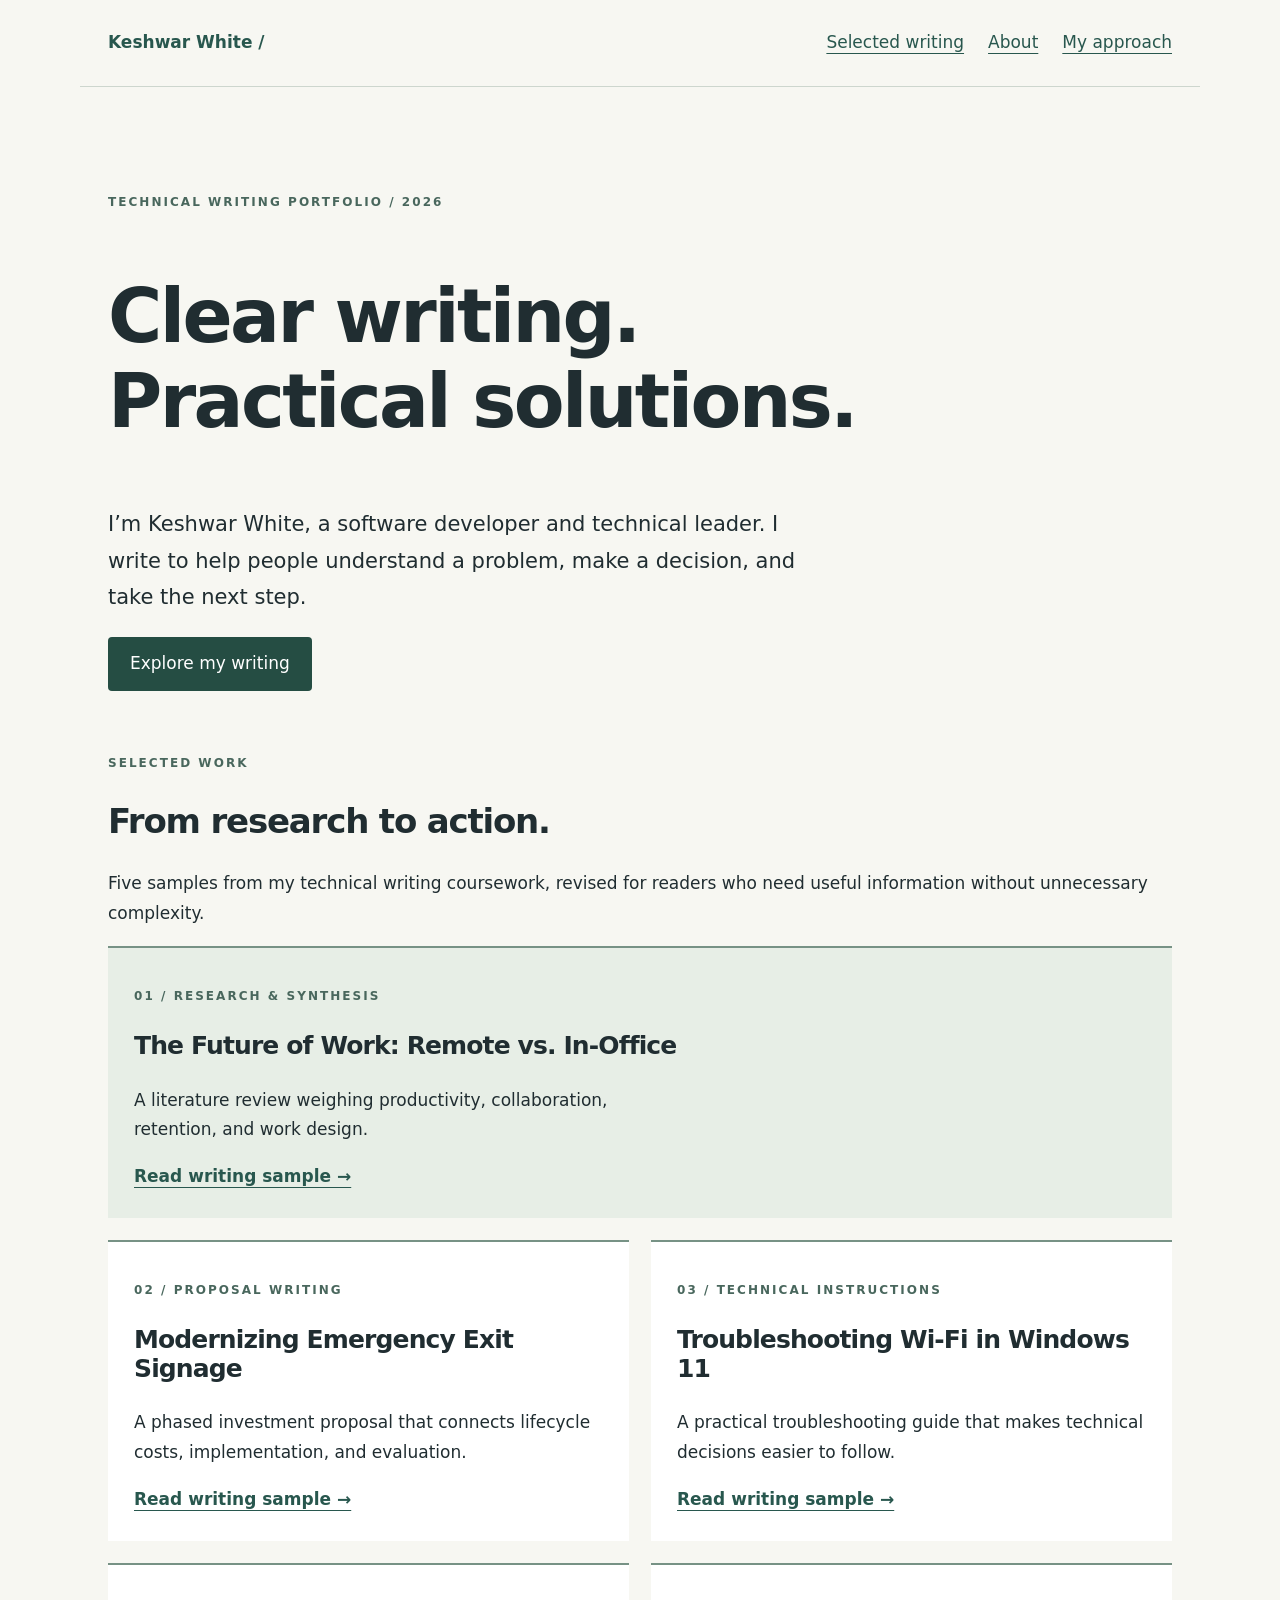
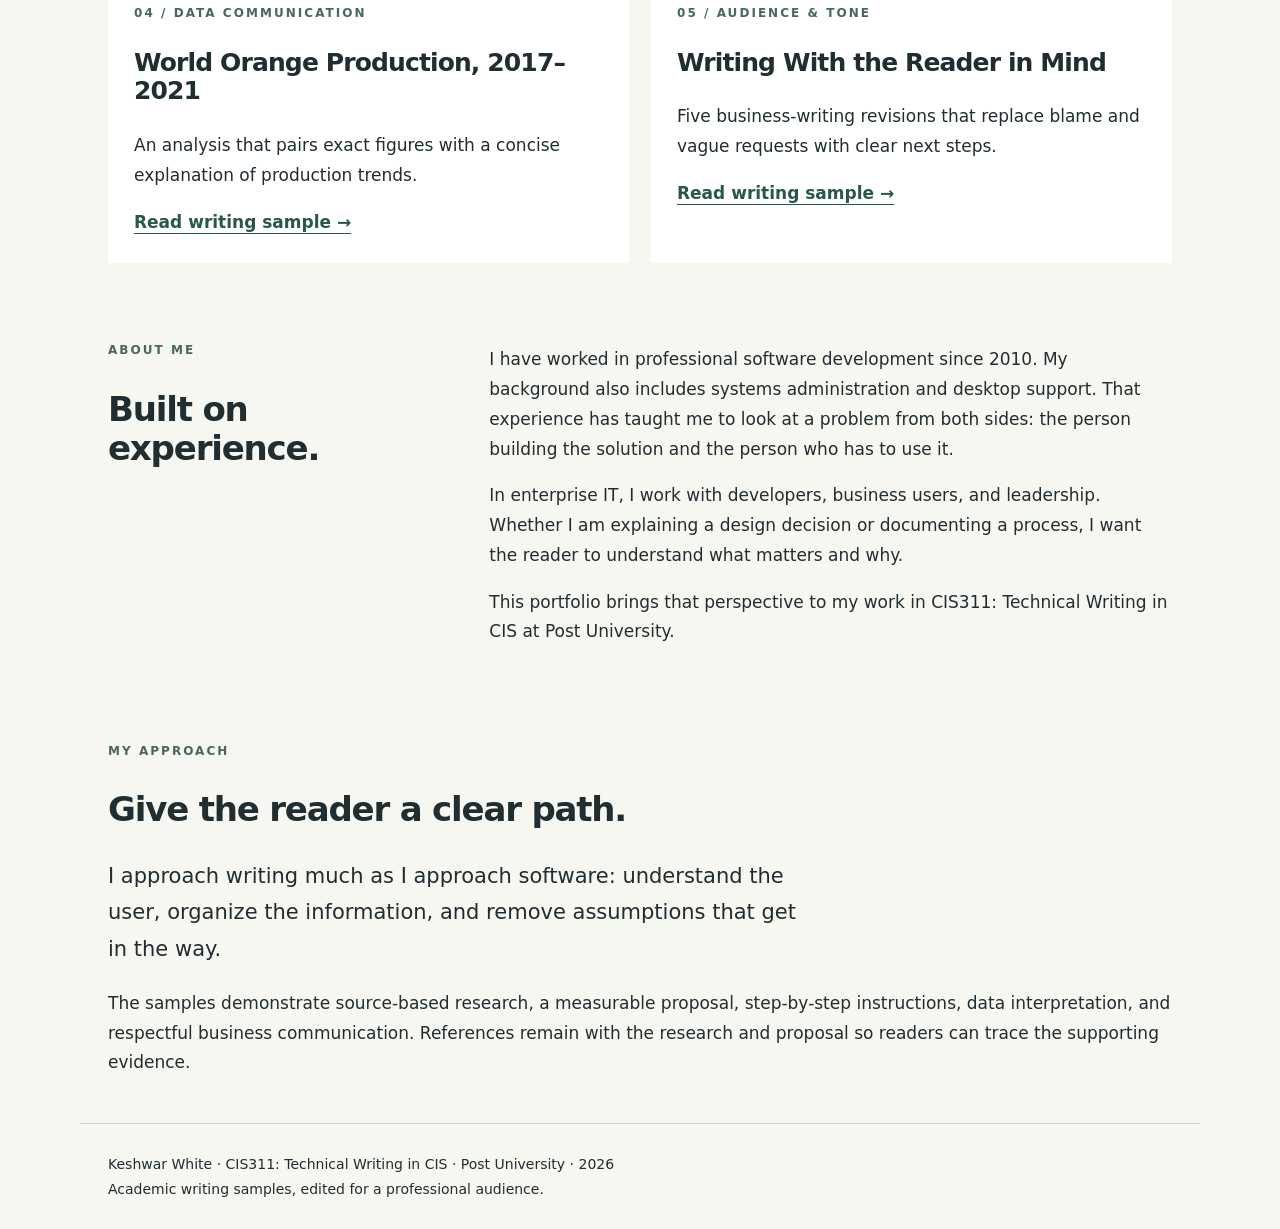
<file: index.html>
<!doctype html><html lang="en"><head><meta charset="utf-8"><meta name="viewport" content="width=device-width, initial-scale=1"><meta name="description" content="Keshwar White’s technical writing portfolio: research, proposals, instructions, and data communication."><title>Technical Writing Portfolio | Keshwar White</title><link rel="stylesheet" href="style.css"></head><body><header><a class="brand" href="index.html">Keshwar White<span aria-hidden="true"> /</span></a><nav aria-label="Main navigation"><a href="index.html#work">Selected writing</a><a href="index.html#about">About</a><a href="index.html#approach">My approach</a></nav></header><main><section class="hero"><p class="eyebrow">Technical writing portfolio / 2026</p><h1>Clear writing.<br>Practical solutions.</h1><p class="intro">I’m Keshwar White, a software developer and technical leader. I write to help people understand a problem, make a decision, and take the next step.</p><a class="button" href="#work">Explore my writing</a></section><section id="work"><p class="eyebrow">Selected work</p><h2>From research to action.</h2><p>Five samples from my technical writing coursework, revised for readers who need useful information without unnecessary complexity.</p><div class="work"><article class="card"><p class="eyebrow">01 / Research & synthesis</p><h3>The Future of Work: Remote vs. In-Office</h3><p>A literature review weighing productivity, collaboration, retention, and work design.</p><a href="future-of-work.html">Read writing sample →</a></article><article class="card"><p class="eyebrow">02 / Proposal writing</p><h3>Modernizing Emergency Exit Signage</h3><p>A phased investment proposal that connects lifecycle costs, implementation, and evaluation.</p><a href="exit-signage.html">Read writing sample →</a></article><article class="card"><p class="eyebrow">03 / Technical instructions</p><h3>Troubleshooting Wi-Fi in Windows 11</h3><p>A practical troubleshooting guide that makes technical decisions easier to follow.</p><a href="wifi-instructions.html">Read writing sample →</a></article><article class="card"><p class="eyebrow">04 / Data communication</p><h3>World Orange Production, 2017–2021</h3><p>An analysis that pairs exact figures with a concise explanation of production trends.</p><a href="orange-production.html">Read writing sample →</a></article><article class="card"><p class="eyebrow">05 / Audience & tone</p><h3>Writing With the Reader in Mind</h3><p>Five business-writing revisions that replace blame and vague requests with clear next steps.</p><a href="reader-focused-writing.html">Read writing sample →</a></article></div></section><section class="about" id="about"><div><p class="eyebrow">About me</p><h2>Built on experience.</h2></div><div><p>I have worked in professional software development since 2010. My background also includes systems administration and desktop support. That experience has taught me to look at a problem from both sides: the person building the solution and the person who has to use it.</p><p>In enterprise IT, I work with developers, business users, and leadership. Whether I am explaining a design decision or documenting a process, I want the reader to understand what matters and why.</p><p>This portfolio brings that perspective to my work in CIS311: Technical Writing in CIS at Post University.</p></div></section><section id="approach"><p class="eyebrow">My approach</p><h2>Give the reader a clear path.</h2><p class="intro">I approach writing much as I approach software: understand the user, organize the information, and remove assumptions that get in the way.</p><p>The samples demonstrate source-based research, a measurable proposal, step-by-step instructions, data interpretation, and respectful business communication. References remain with the research and proposal so readers can trace the supporting evidence.</p></section></main><footer>Keshwar White · CIS311: Technical Writing in CIS · Post University · 2026<br>Academic writing samples, edited for a professional audience.</footer></body></html>
</file>
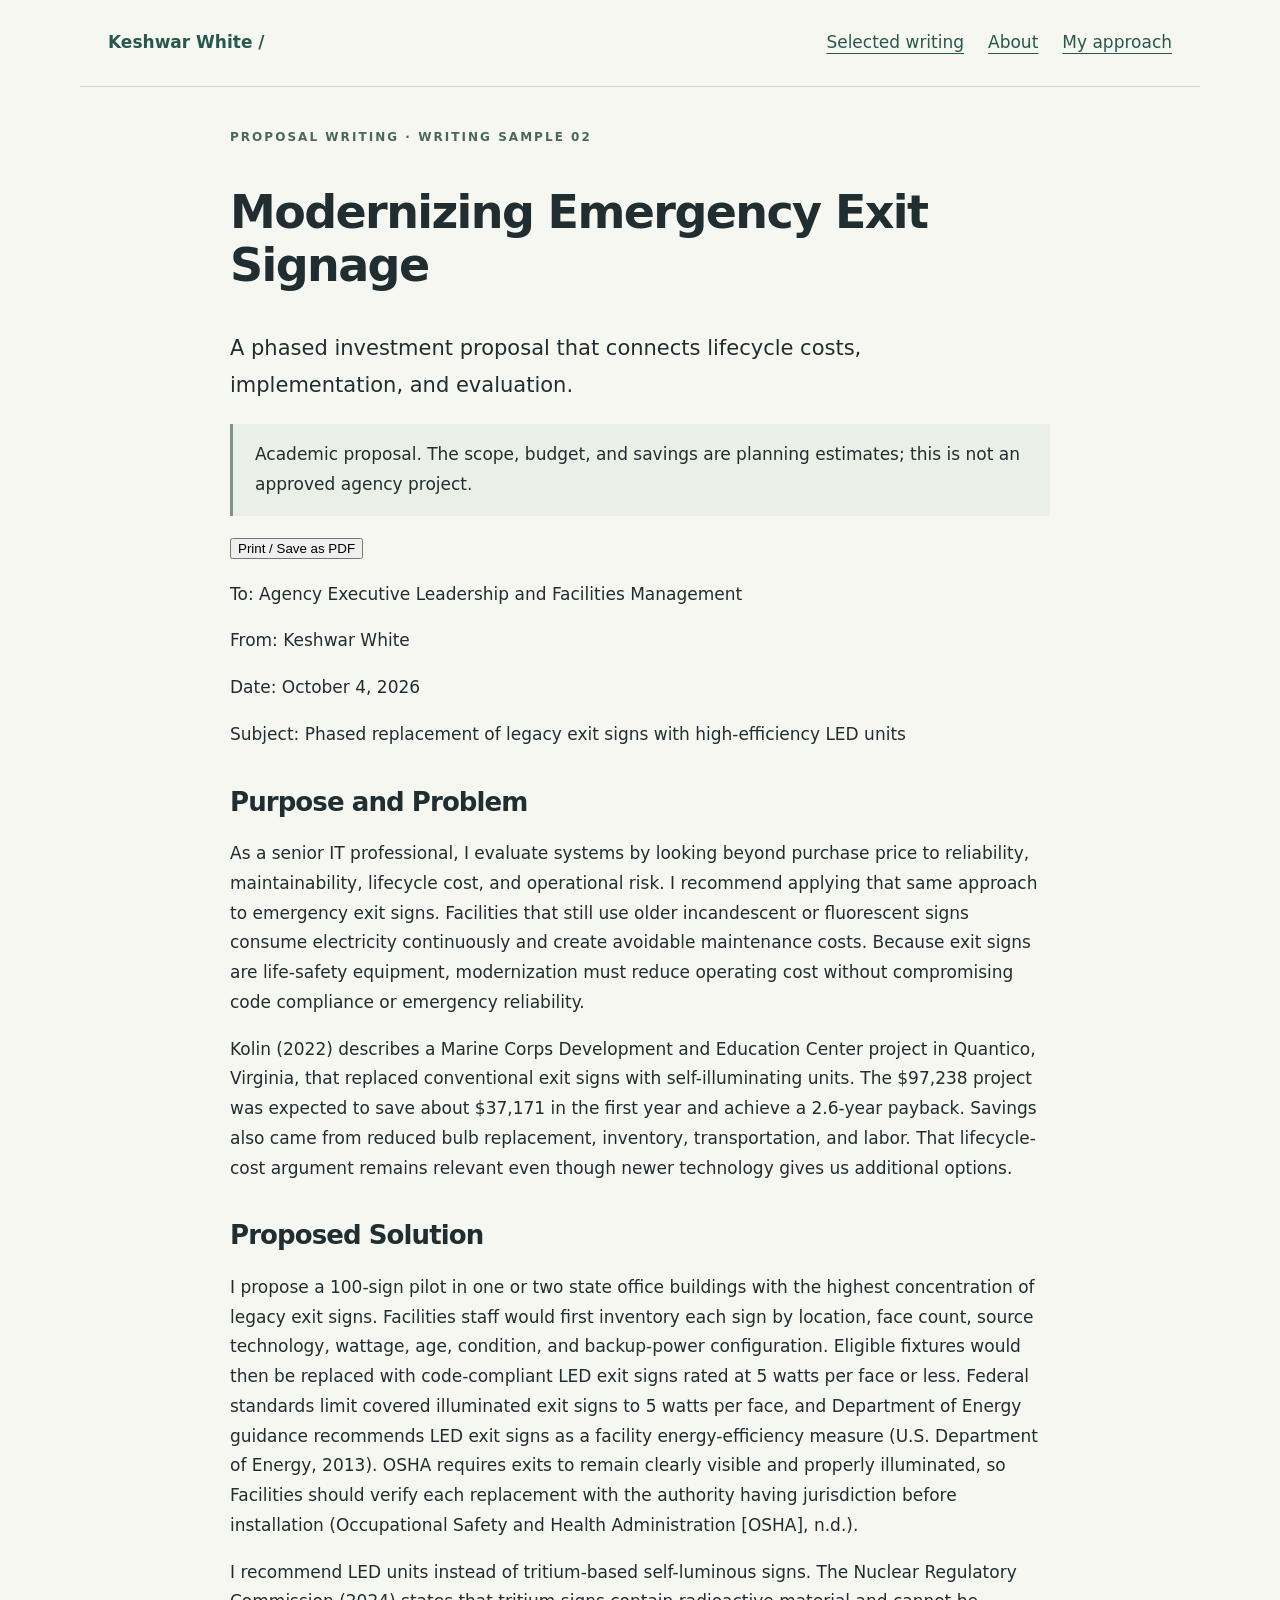
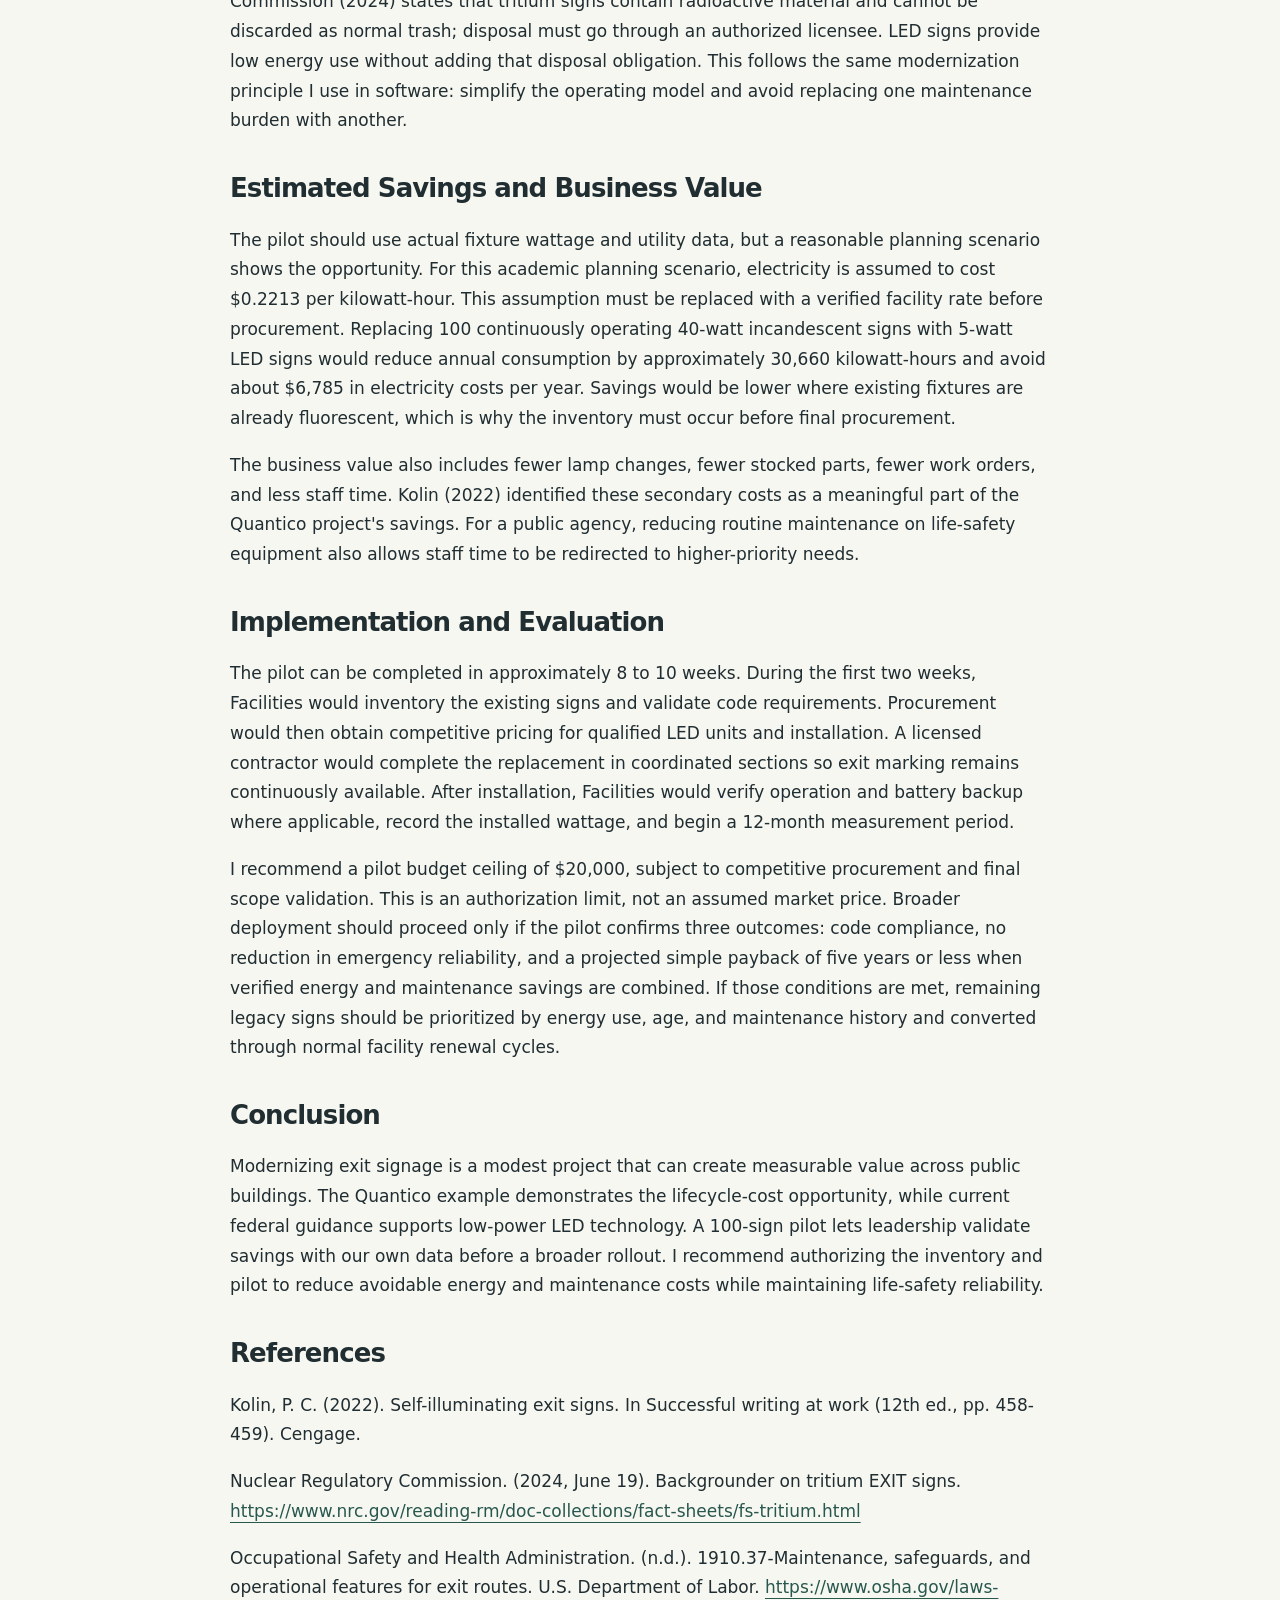
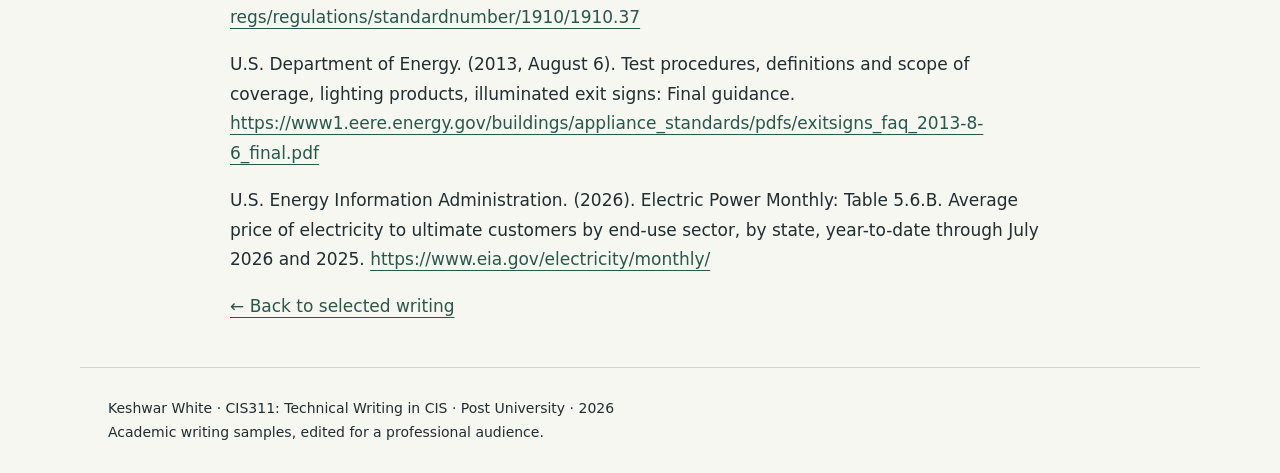
<file: exit-signage.html>
<!doctype html><html lang="en"><head><meta charset="utf-8"><meta name="viewport" content="width=device-width, initial-scale=1"><meta name="description" content="Keshwar White’s technical writing portfolio: research, proposals, instructions, and data communication."><title>Modernizing Emergency Exit Signage | Keshwar White</title><link rel="stylesheet" href="style.css"></head><body><header><a class="brand" href="index.html">Keshwar White<span aria-hidden="true"> /</span></a><nav aria-label="Main navigation"><a href="index.html#work">Selected writing</a><a href="index.html#about">About</a><a href="index.html#approach">My approach</a></nav></header><main><article class="sample"><p class="eyebrow">Proposal writing · Writing sample 02</p><h1>Modernizing Emergency Exit Signage</h1><p class="intro">A phased investment proposal that connects lifecycle costs, implementation, and evaluation.</p><p class="note">Academic proposal. The scope, budget, and savings are planning estimates; this is not an approved agency project.</p><button class="print-button" onclick="window.print()">Print / Save as PDF</button><p>To: Agency Executive Leadership and Facilities Management</p><p>From: Keshwar White</p><p>Date: October 4, 2026</p><p>Subject: Phased replacement of legacy exit signs with high-efficiency LED units</p><h2>Purpose and Problem</h2><p>As a senior IT professional, I evaluate systems by looking beyond purchase price to reliability, maintainability, lifecycle cost, and operational risk. I recommend applying that same approach to emergency exit signs. Facilities that still use older incandescent or fluorescent signs consume electricity continuously and create avoidable maintenance costs. Because exit signs are life-safety equipment, modernization must reduce operating cost without compromising code compliance or emergency reliability.</p><p>Kolin (2022) describes a Marine Corps Development and Education Center project in Quantico, Virginia, that replaced conventional exit signs with self-illuminating units. The $97,238 project was expected to save about $37,171 in the first year and achieve a 2.6-year payback. Savings also came from reduced bulb replacement, inventory, transportation, and labor. That lifecycle-cost argument remains relevant even though newer technology gives us additional options.</p><h2>Proposed Solution</h2><p>I propose a 100-sign pilot in one or two state office buildings with the highest concentration of legacy exit signs. Facilities staff would first inventory each sign by location, face count, source technology, wattage, age, condition, and backup-power configuration. Eligible fixtures would then be replaced with code-compliant LED exit signs rated at 5 watts per face or less. Federal standards limit covered illuminated exit signs to 5 watts per face, and Department of Energy guidance recommends LED exit signs as a facility energy-efficiency measure (U.S. Department of Energy, 2013). OSHA requires exits to remain clearly visible and properly illuminated, so Facilities should verify each replacement with the authority having jurisdiction before installation (Occupational Safety and Health Administration [OSHA], n.d.).</p><p>I recommend LED units instead of tritium-based self-luminous signs. The Nuclear Regulatory Commission (2024) states that tritium signs contain radioactive material and cannot be discarded as normal trash; disposal must go through an authorized licensee. LED signs provide low energy use without adding that disposal obligation. This follows the same modernization principle I use in software: simplify the operating model and avoid replacing one maintenance burden with another.</p><h2>Estimated Savings and Business Value</h2><p>The pilot should use actual fixture wattage and utility data, but a reasonable planning scenario shows the opportunity. For this academic planning scenario, electricity is assumed to cost $0.2213 per kilowatt-hour. This assumption must be replaced with a verified facility rate before procurement. Replacing 100 continuously operating 40-watt incandescent signs with 5-watt LED signs would reduce annual consumption by approximately 30,660 kilowatt-hours and avoid about $6,785 in electricity costs per year. Savings would be lower where existing fixtures are already fluorescent, which is why the inventory must occur before final procurement.</p><p>The business value also includes fewer lamp changes, fewer stocked parts, fewer work orders, and less staff time. Kolin (2022) identified these secondary costs as a meaningful part of the Quantico project&#x27;s savings. For a public agency, reducing routine maintenance on life-safety equipment also allows staff time to be redirected to higher-priority needs.</p><h2>Implementation and Evaluation</h2><p>The pilot can be completed in approximately 8 to 10 weeks. During the first two weeks, Facilities would inventory the existing signs and validate code requirements. Procurement would then obtain competitive pricing for qualified LED units and installation. A licensed contractor would complete the replacement in coordinated sections so exit marking remains continuously available. After installation, Facilities would verify operation and battery backup where applicable, record the installed wattage, and begin a 12-month measurement period.</p><p>I recommend a pilot budget ceiling of $20,000, subject to competitive procurement and final scope validation. This is an authorization limit, not an assumed market price. Broader deployment should proceed only if the pilot confirms three outcomes: code compliance, no reduction in emergency reliability, and a projected simple payback of five years or less when verified energy and maintenance savings are combined. If those conditions are met, remaining legacy signs should be prioritized by energy use, age, and maintenance history and converted through normal facility renewal cycles.</p><h2>Conclusion</h2><p>Modernizing exit signage is a modest project that can create measurable value across public buildings. The Quantico example demonstrates the lifecycle-cost opportunity, while current federal guidance supports low-power LED technology. A 100-sign pilot lets leadership validate savings with our own data before a broader rollout. I recommend authorizing the inventory and pilot to reduce avoidable energy and maintenance costs while maintaining life-safety reliability.</p><h2>References</h2><p>Kolin, P. C. (2022). Self-illuminating exit signs. In Successful writing at work (12th ed., pp. 458-459). Cengage.</p><p>Nuclear Regulatory Commission. (2024, June 19). Backgrounder on tritium EXIT signs. <a href="https://www.nrc.gov/reading-rm/doc-collections/fact-sheets/fs-tritium.html">https://www.nrc.gov/reading-rm/doc-collections/fact-sheets/fs-tritium.html</a></p><p>Occupational Safety and Health Administration. (n.d.). 1910.37-Maintenance, safeguards, and operational features for exit routes. U.S. Department of Labor. <a href="https://www.osha.gov/laws-regs/regulations/standardnumber/1910/1910.37">https://www.osha.gov/laws-regs/regulations/standardnumber/1910/1910.37</a></p><p>U.S. Department of Energy. (2013, August 6). Test procedures, definitions and scope of coverage, lighting products, illuminated exit signs: Final guidance. <a href="https://www1.eere.energy.gov/buildings/appliance_standards/pdfs/exitsigns_faq_2013-8-6_final.pdf">https://www1.eere.energy.gov/buildings/appliance_standards/pdfs/exitsigns_faq_2013-8-6_final.pdf</a></p><p>U.S. Energy Information Administration. (2026). Electric Power Monthly: Table 5.6.B. Average price of electricity to ultimate customers by end-use sector, by state, year-to-date through July 2026 and 2025. <a href="https://www.eia.gov/electricity/monthly/">https://www.eia.gov/electricity/monthly/</a></p><p><a href="index.html#work">← Back to selected writing</a></p></article></main><footer>Keshwar White · CIS311: Technical Writing in CIS · Post University · 2026<br>Academic writing samples, edited for a professional audience.</footer></body></html>
</file>
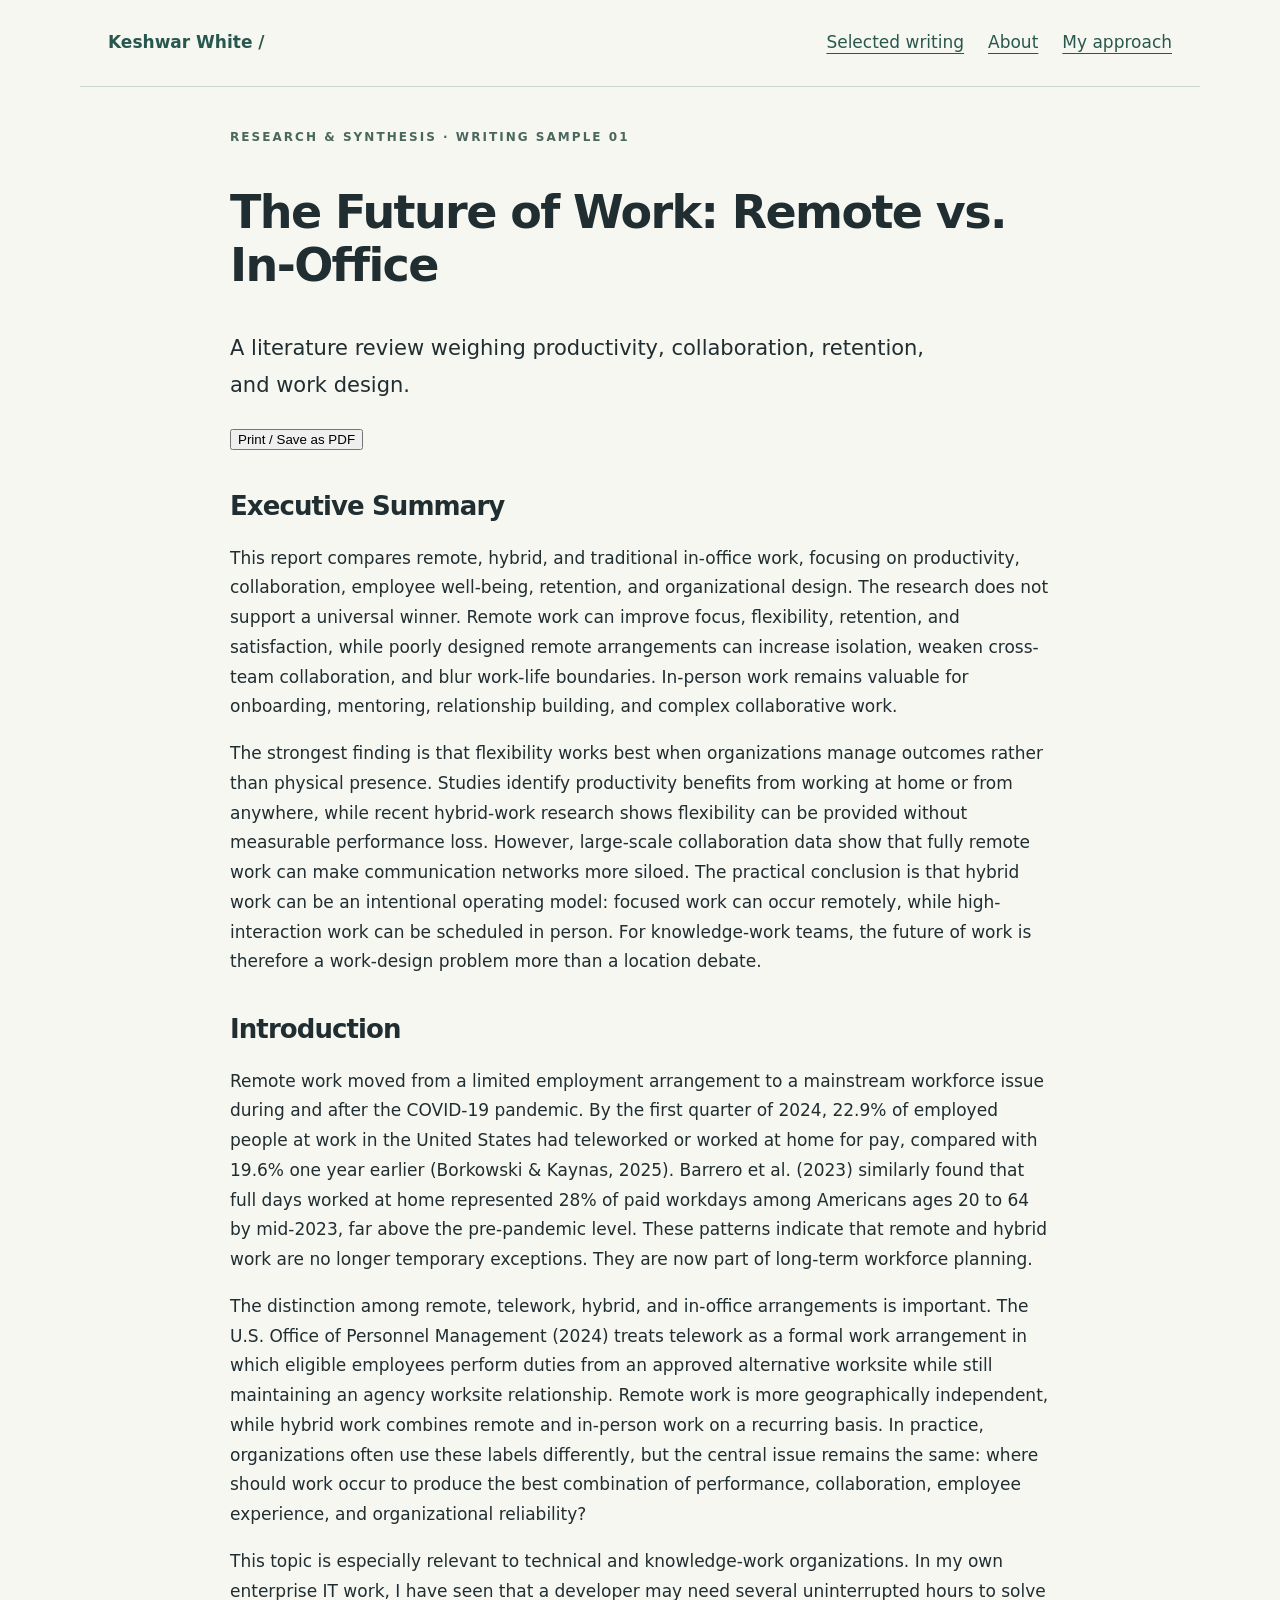
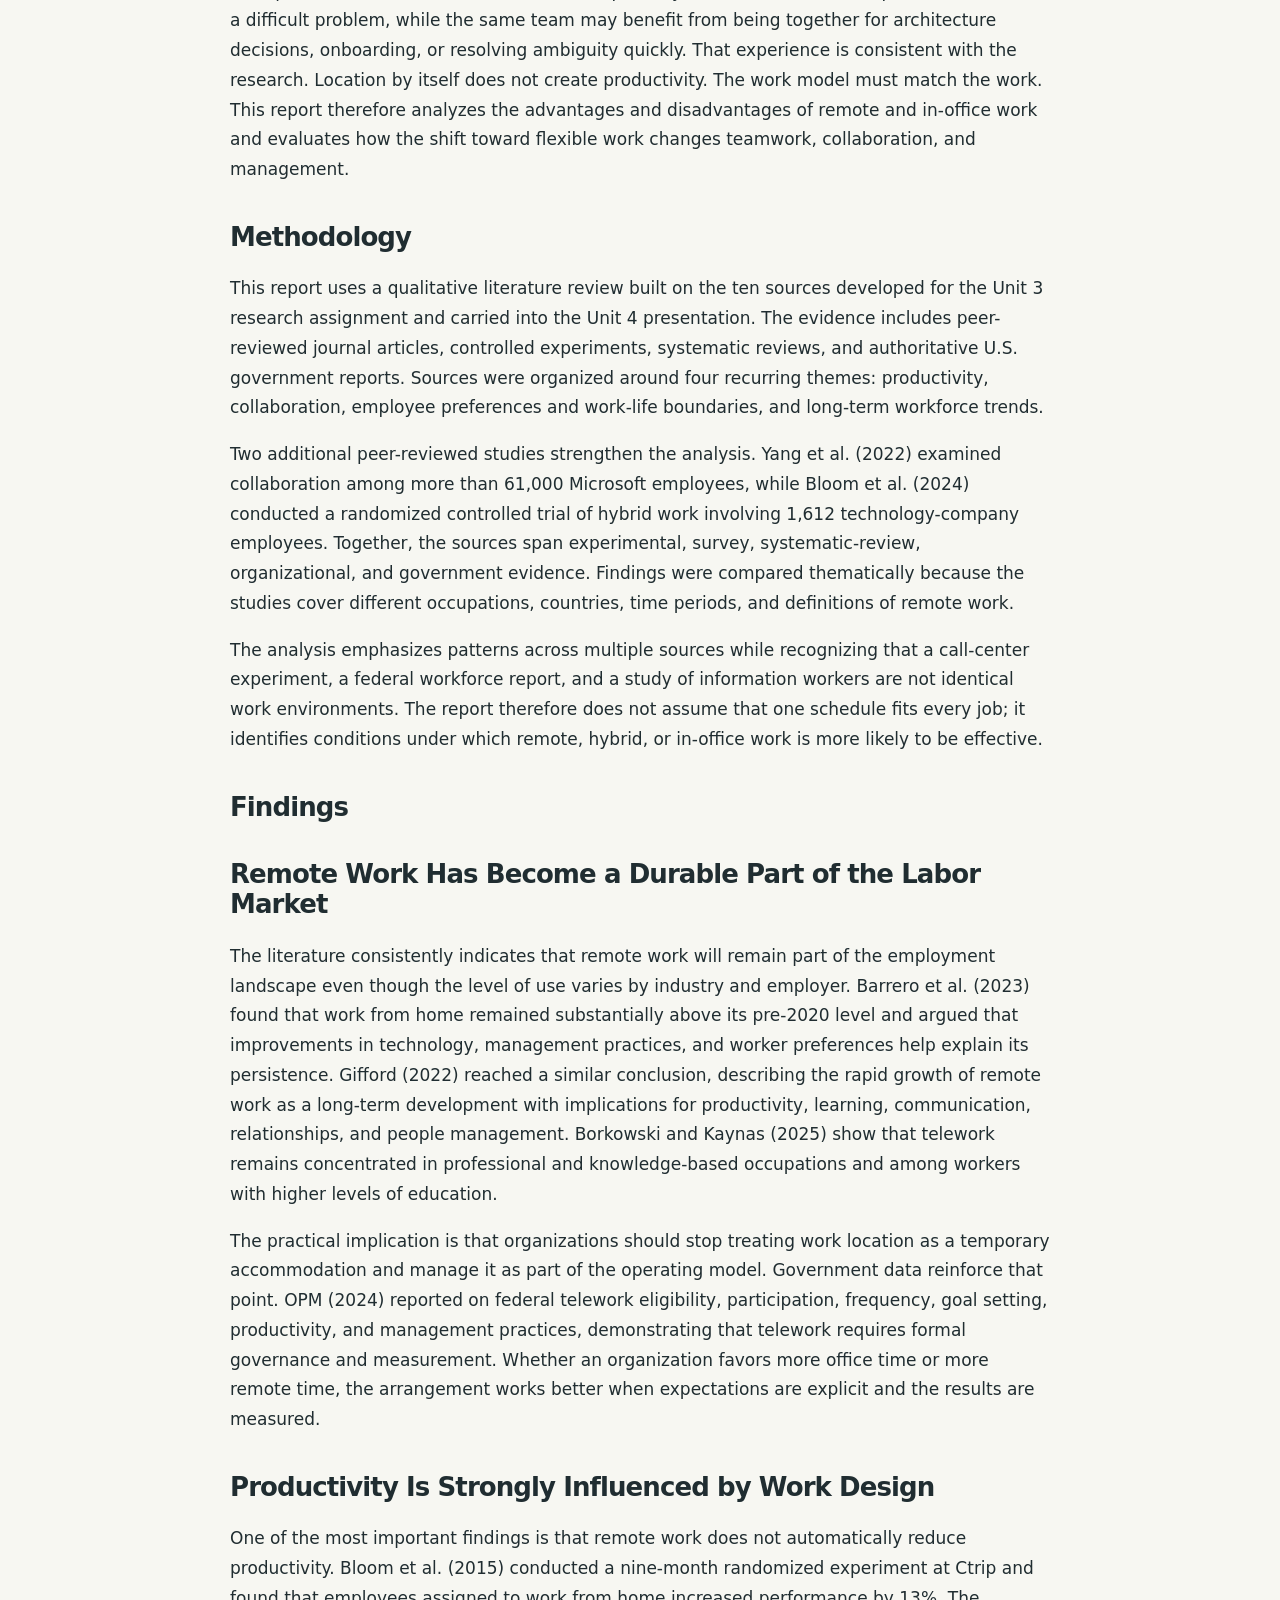
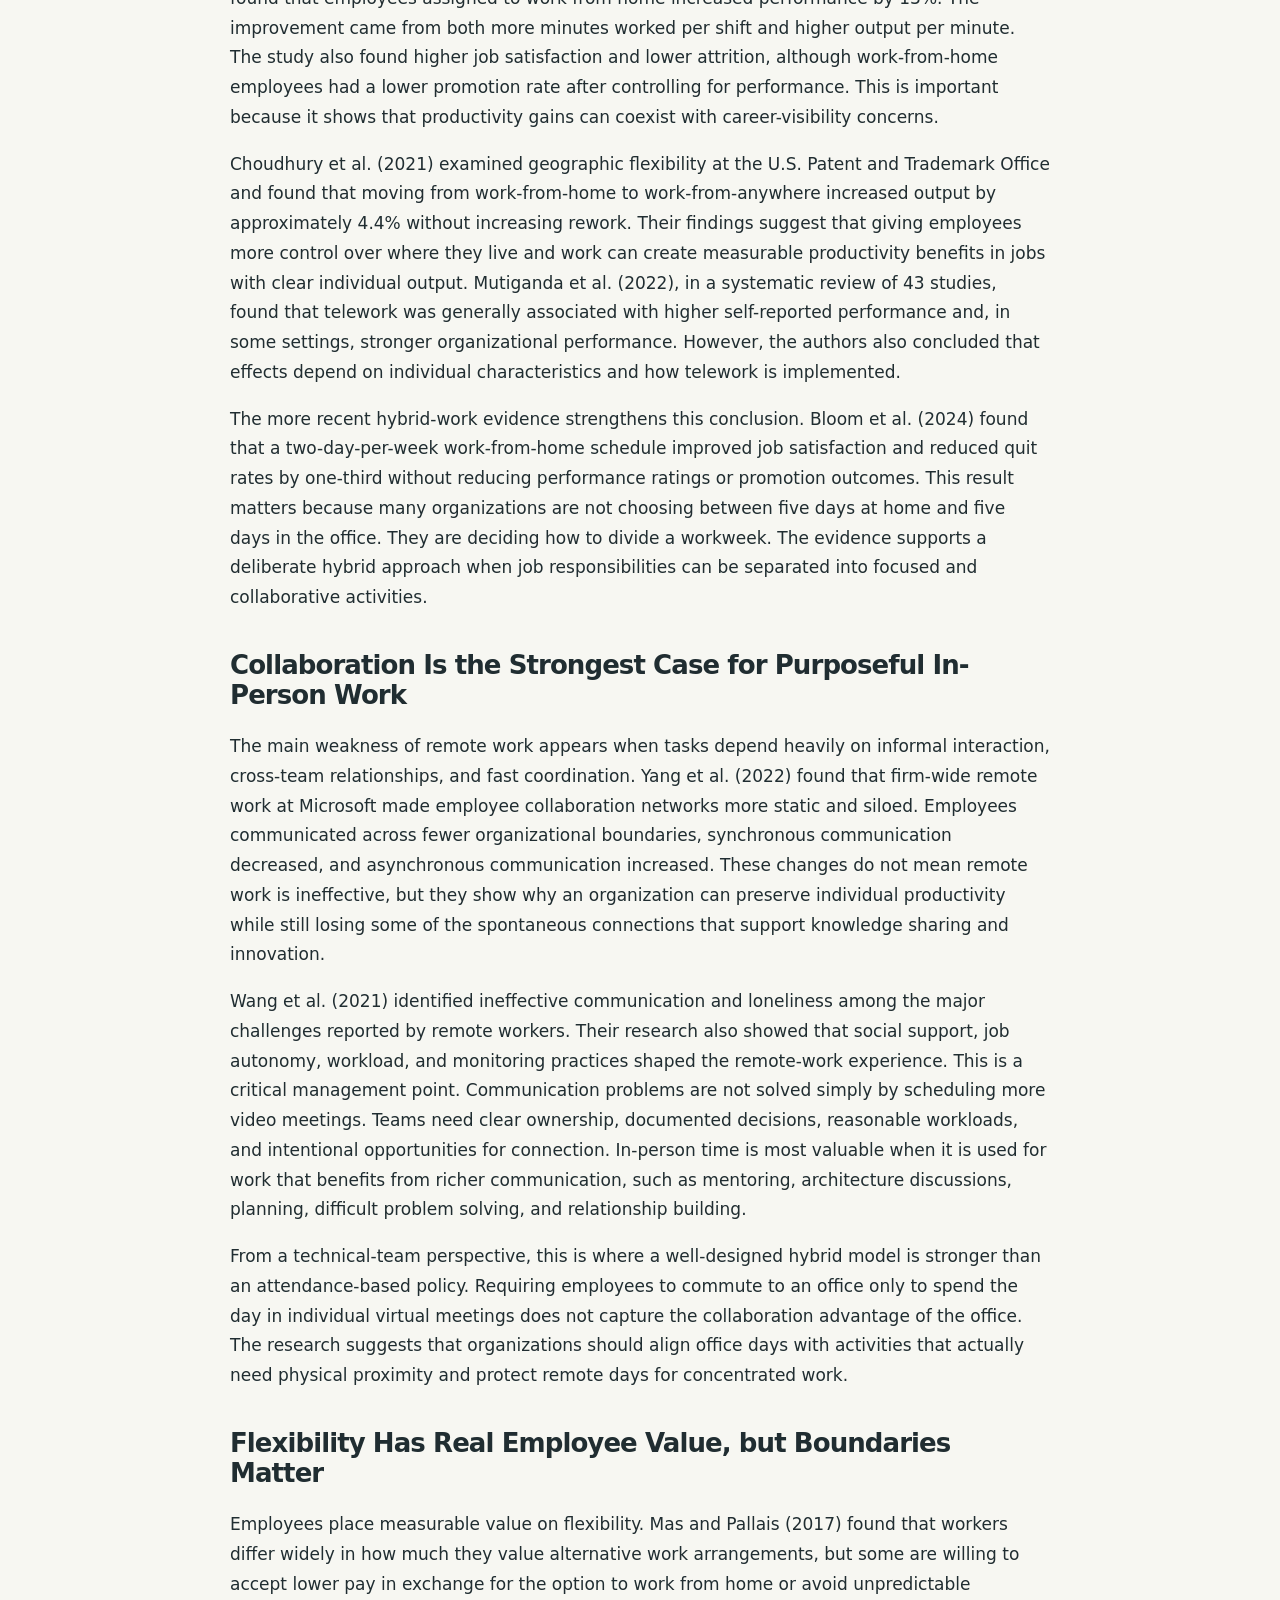
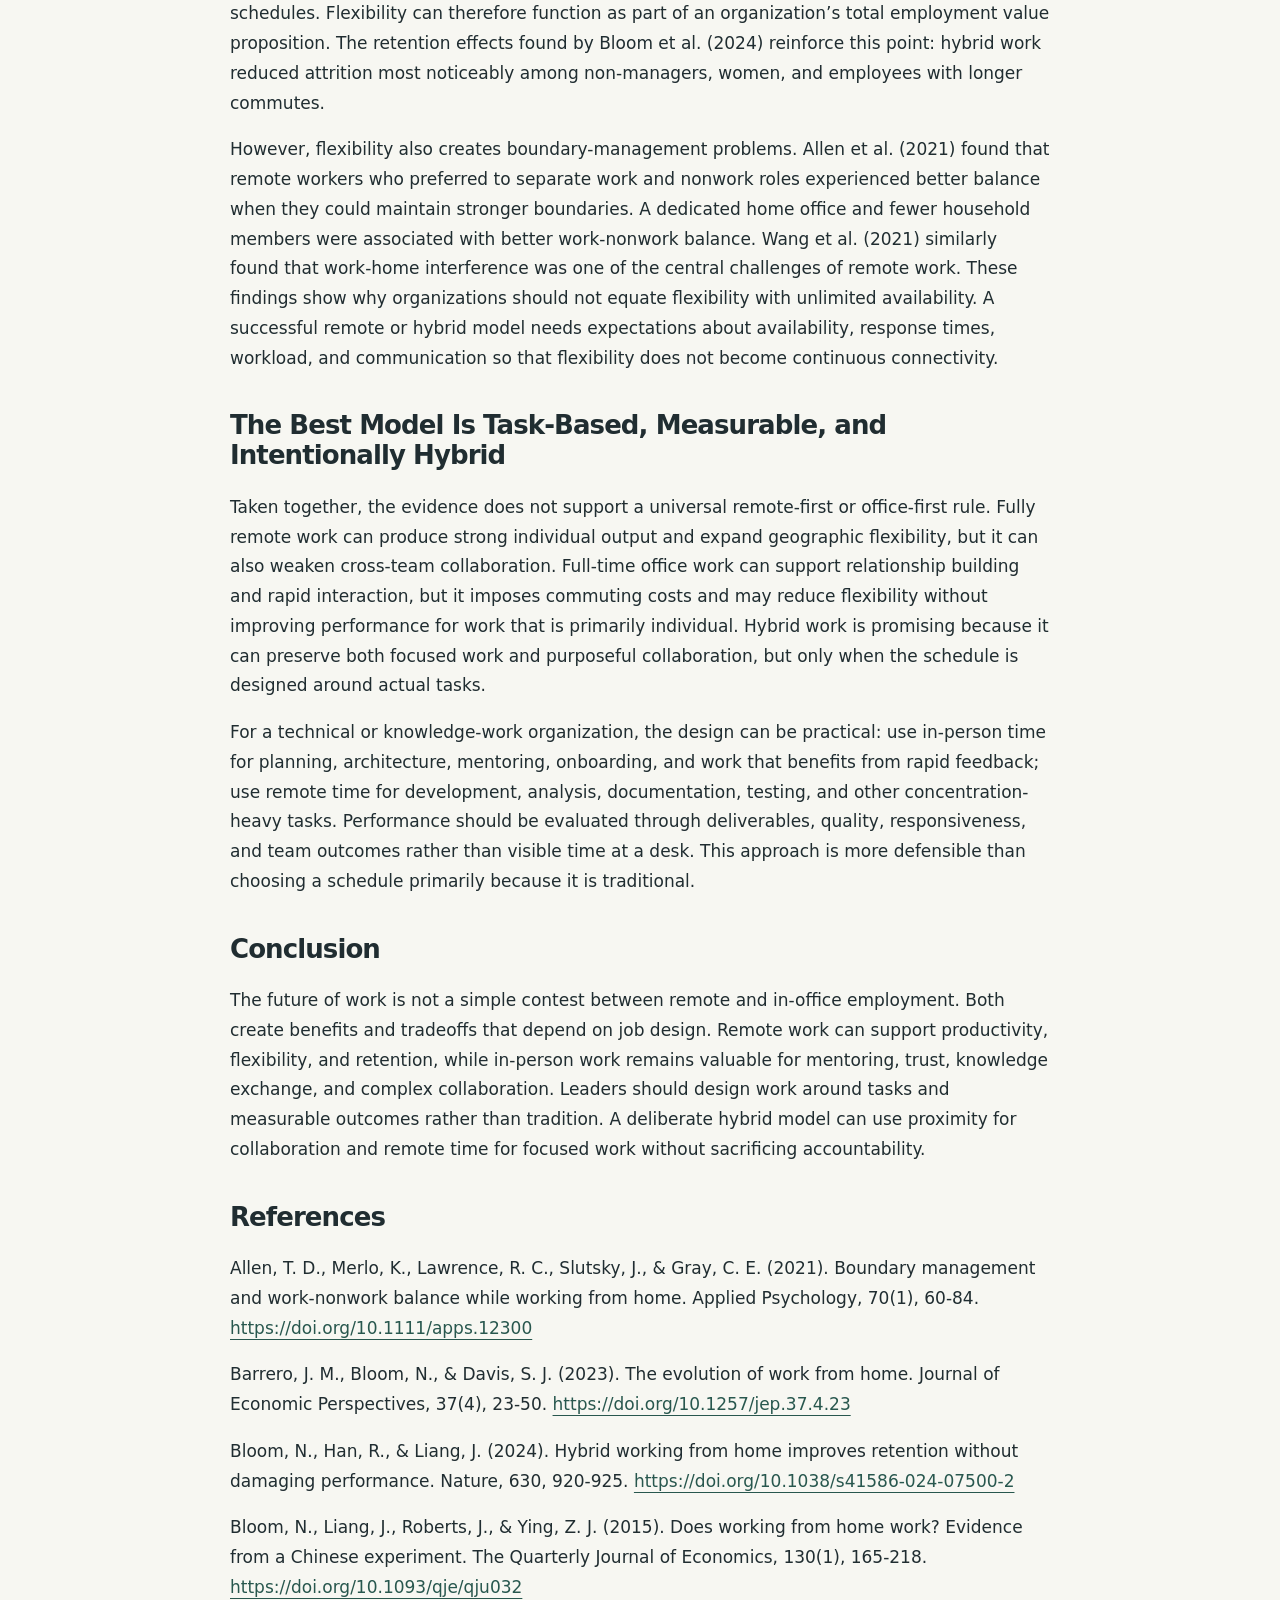
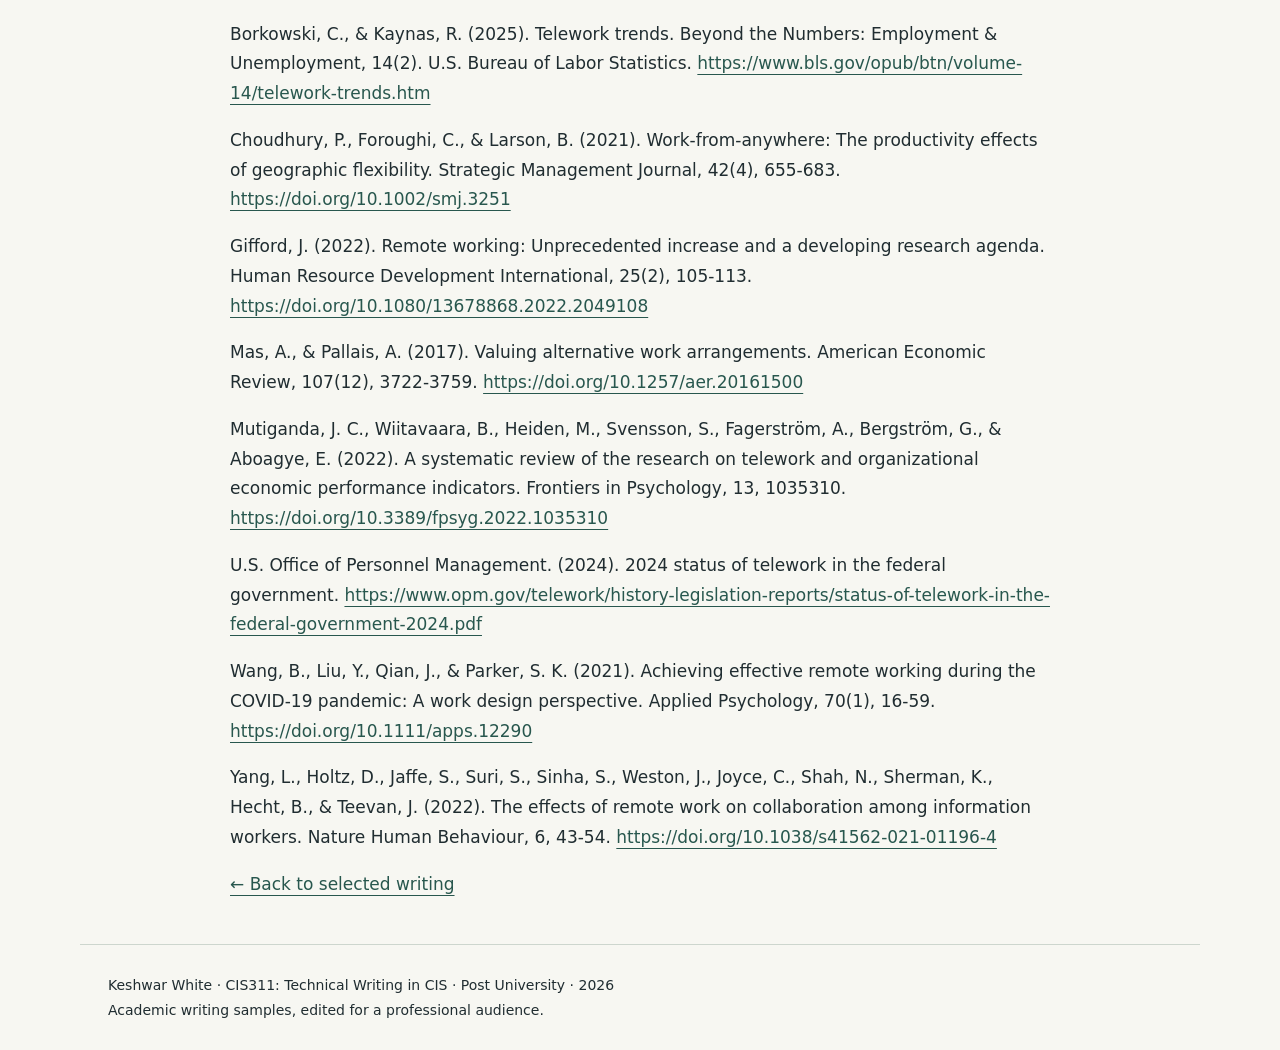
<file: future-of-work.html>
<!doctype html><html lang="en"><head><meta charset="utf-8"><meta name="viewport" content="width=device-width, initial-scale=1"><meta name="description" content="Keshwar White’s technical writing portfolio: research, proposals, instructions, and data communication."><title>The Future of Work: Remote vs. In-Office | Keshwar White</title><link rel="stylesheet" href="style.css"></head><body><header><a class="brand" href="index.html">Keshwar White<span aria-hidden="true"> /</span></a><nav aria-label="Main navigation"><a href="index.html#work">Selected writing</a><a href="index.html#about">About</a><a href="index.html#approach">My approach</a></nav></header><main><article class="sample"><p class="eyebrow">Research & synthesis · Writing sample 01</p><h1>The Future of Work: Remote vs. In-Office</h1><p class="intro">A literature review weighing productivity, collaboration, retention, and work design.</p><button class="print-button" onclick="window.print()">Print / Save as PDF</button><h2>Executive Summary</h2><p>This report compares remote, hybrid, and traditional in-office work, focusing on productivity, collaboration, employee well-being, retention, and organizational design. The research does not support a universal winner. Remote work can improve focus, flexibility, retention, and satisfaction, while poorly designed remote arrangements can increase isolation, weaken cross-team collaboration, and blur work-life boundaries. In-person work remains valuable for onboarding, mentoring, relationship building, and complex collaborative work.</p><p>The strongest finding is that flexibility works best when organizations manage outcomes rather than physical presence. Studies identify productivity benefits from working at home or from anywhere, while recent hybrid-work research shows flexibility can be provided without measurable performance loss. However, large-scale collaboration data show that fully remote work can make communication networks more siloed. The practical conclusion is that hybrid work can be an intentional operating model: focused work can occur remotely, while high-interaction work can be scheduled in person. For knowledge-work teams, the future of work is therefore a work-design problem more than a location debate.</p><h2>Introduction</h2><p>Remote work moved from a limited employment arrangement to a mainstream workforce issue during and after the COVID-19 pandemic. By the first quarter of 2024, 22.9% of employed people at work in the United States had teleworked or worked at home for pay, compared with 19.6% one year earlier (Borkowski &amp; Kaynas, 2025). Barrero et al. (2023) similarly found that full days worked at home represented 28% of paid workdays among Americans ages 20 to 64 by mid-2023, far above the pre-pandemic level. These patterns indicate that remote and hybrid work are no longer temporary exceptions. They are now part of long-term workforce planning.</p><p>The distinction among remote, telework, hybrid, and in-office arrangements is important. The U.S. Office of Personnel Management (2024) treats telework as a formal work arrangement in which eligible employees perform duties from an approved alternative worksite while still maintaining an agency worksite relationship. Remote work is more geographically independent, while hybrid work combines remote and in-person work on a recurring basis. In practice, organizations often use these labels differently, but the central issue remains the same: where should work occur to produce the best combination of performance, collaboration, employee experience, and organizational reliability?</p><p>This topic is especially relevant to technical and knowledge-work organizations. In my own enterprise IT work, I have seen that a developer may need several uninterrupted hours to solve a difficult problem, while the same team may benefit from being together for architecture decisions, onboarding, or resolving ambiguity quickly. That experience is consistent with the research. Location by itself does not create productivity. The work model must match the work. This report therefore analyzes the advantages and disadvantages of remote and in-office work and evaluates how the shift toward flexible work changes teamwork, collaboration, and management.</p><h2>Methodology</h2><p>This report uses a qualitative literature review built on the ten sources developed for the Unit 3 research assignment and carried into the Unit 4 presentation. The evidence includes peer-reviewed journal articles, controlled experiments, systematic reviews, and authoritative U.S. government reports. Sources were organized around four recurring themes: productivity, collaboration, employee preferences and work-life boundaries, and long-term workforce trends.</p><p>Two additional peer-reviewed studies strengthen the analysis. Yang et al. (2022) examined collaboration among more than 61,000 Microsoft employees, while Bloom et al. (2024) conducted a randomized controlled trial of hybrid work involving 1,612 technology-company employees. Together, the sources span experimental, survey, systematic-review, organizational, and government evidence. Findings were compared thematically because the studies cover different occupations, countries, time periods, and definitions of remote work.</p><p>The analysis emphasizes patterns across multiple sources while recognizing that a call-center experiment, a federal workforce report, and a study of information workers are not identical work environments. The report therefore does not assume that one schedule fits every job; it identifies conditions under which remote, hybrid, or in-office work is more likely to be effective.</p><h2>Findings</h2><h2>Remote Work Has Become a Durable Part of the Labor Market</h2><p>The literature consistently indicates that remote work will remain part of the employment landscape even though the level of use varies by industry and employer. Barrero et al. (2023) found that work from home remained substantially above its pre-2020 level and argued that improvements in technology, management practices, and worker preferences help explain its persistence. Gifford (2022) reached a similar conclusion, describing the rapid growth of remote work as a long-term development with implications for productivity, learning, communication, relationships, and people management. Borkowski and Kaynas (2025) show that telework remains concentrated in professional and knowledge-based occupations and among workers with higher levels of education.</p><p>The practical implication is that organizations should stop treating work location as a temporary accommodation and manage it as part of the operating model. Government data reinforce that point. OPM (2024) reported on federal telework eligibility, participation, frequency, goal setting, productivity, and management practices, demonstrating that telework requires formal governance and measurement. Whether an organization favors more office time or more remote time, the arrangement works better when expectations are explicit and the results are measured.</p><h2>Productivity Is Strongly Influenced by Work Design</h2><p>One of the most important findings is that remote work does not automatically reduce productivity. Bloom et al. (2015) conducted a nine-month randomized experiment at Ctrip and found that employees assigned to work from home increased performance by 13%. The improvement came from both more minutes worked per shift and higher output per minute. The study also found higher job satisfaction and lower attrition, although work-from-home employees had a lower promotion rate after controlling for performance. This is important because it shows that productivity gains can coexist with career-visibility concerns.</p><p>Choudhury et al. (2021) examined geographic flexibility at the U.S. Patent and Trademark Office and found that moving from work-from-home to work-from-anywhere increased output by approximately 4.4% without increasing rework. Their findings suggest that giving employees more control over where they live and work can create measurable productivity benefits in jobs with clear individual output. Mutiganda et al. (2022), in a systematic review of 43 studies, found that telework was generally associated with higher self-reported performance and, in some settings, stronger organizational performance. However, the authors also concluded that effects depend on individual characteristics and how telework is implemented.</p><p>The more recent hybrid-work evidence strengthens this conclusion. Bloom et al. (2024) found that a two-day-per-week work-from-home schedule improved job satisfaction and reduced quit rates by one-third without reducing performance ratings or promotion outcomes. This result matters because many organizations are not choosing between five days at home and five days in the office. They are deciding how to divide a workweek. The evidence supports a deliberate hybrid approach when job responsibilities can be separated into focused and collaborative activities.</p><h2>Collaboration Is the Strongest Case for Purposeful In-Person Work</h2><p>The main weakness of remote work appears when tasks depend heavily on informal interaction, cross-team relationships, and fast coordination. Yang et al. (2022) found that firm-wide remote work at Microsoft made employee collaboration networks more static and siloed. Employees communicated across fewer organizational boundaries, synchronous communication decreased, and asynchronous communication increased. These changes do not mean remote work is ineffective, but they show why an organization can preserve individual productivity while still losing some of the spontaneous connections that support knowledge sharing and innovation.</p><p>Wang et al. (2021) identified ineffective communication and loneliness among the major challenges reported by remote workers. Their research also showed that social support, job autonomy, workload, and monitoring practices shaped the remote-work experience. This is a critical management point. Communication problems are not solved simply by scheduling more video meetings. Teams need clear ownership, documented decisions, reasonable workloads, and intentional opportunities for connection. In-person time is most valuable when it is used for work that benefits from richer communication, such as mentoring, architecture discussions, planning, difficult problem solving, and relationship building.</p><p>From a technical-team perspective, this is where a well-designed hybrid model is stronger than an attendance-based policy. Requiring employees to commute to an office only to spend the day in individual virtual meetings does not capture the collaboration advantage of the office. The research suggests that organizations should align office days with activities that actually need physical proximity and protect remote days for concentrated work.</p><h2>Flexibility Has Real Employee Value, but Boundaries Matter</h2><p>Employees place measurable value on flexibility. Mas and Pallais (2017) found that workers differ widely in how much they value alternative work arrangements, but some are willing to accept lower pay in exchange for the option to work from home or avoid unpredictable schedules. Flexibility can therefore function as part of an organization’s total employment value proposition. The retention effects found by Bloom et al. (2024) reinforce this point: hybrid work reduced attrition most noticeably among non-managers, women, and employees with longer commutes.</p><p>However, flexibility also creates boundary-management problems. Allen et al. (2021) found that remote workers who preferred to separate work and nonwork roles experienced better balance when they could maintain stronger boundaries. A dedicated home office and fewer household members were associated with better work-nonwork balance. Wang et al. (2021) similarly found that work-home interference was one of the central challenges of remote work. These findings show why organizations should not equate flexibility with unlimited availability. A successful remote or hybrid model needs expectations about availability, response times, workload, and communication so that flexibility does not become continuous connectivity.</p><h2>The Best Model Is Task-Based, Measurable, and Intentionally Hybrid</h2><p>Taken together, the evidence does not support a universal remote-first or office-first rule. Fully remote work can produce strong individual output and expand geographic flexibility, but it can also weaken cross-team collaboration. Full-time office work can support relationship building and rapid interaction, but it imposes commuting costs and may reduce flexibility without improving performance for work that is primarily individual. Hybrid work is promising because it can preserve both focused work and purposeful collaboration, but only when the schedule is designed around actual tasks.</p><p>For a technical or knowledge-work organization, the design can be practical: use in-person time for planning, architecture, mentoring, onboarding, and work that benefits from rapid feedback; use remote time for development, analysis, documentation, testing, and other concentration-heavy tasks. Performance should be evaluated through deliverables, quality, responsiveness, and team outcomes rather than visible time at a desk. This approach is more defensible than choosing a schedule primarily because it is traditional.</p><h2>Conclusion</h2><p>The future of work is not a simple contest between remote and in-office employment. Both create benefits and tradeoffs that depend on job design. Remote work can support productivity, flexibility, and retention, while in-person work remains valuable for mentoring, trust, knowledge exchange, and complex collaboration. Leaders should design work around tasks and measurable outcomes rather than tradition. A deliberate hybrid model can use proximity for collaboration and remote time for focused work without sacrificing accountability.</p><h2>References</h2><p>Allen, T. D., Merlo, K., Lawrence, R. C., Slutsky, J., &amp; Gray, C. E. (2021). Boundary management and work-nonwork balance while working from home. Applied Psychology, 70(1), 60-84. <a href="https://doi.org/10.1111/apps.12300">https://doi.org/10.1111/apps.12300</a></p><p>Barrero, J. M., Bloom, N., &amp; Davis, S. J. (2023). The evolution of work from home. Journal of Economic Perspectives, 37(4), 23-50. <a href="https://doi.org/10.1257/jep.37.4.23">https://doi.org/10.1257/jep.37.4.23</a></p><p>Bloom, N., Han, R., &amp; Liang, J. (2024). Hybrid working from home improves retention without damaging performance. Nature, 630, 920-925. <a href="https://doi.org/10.1038/s41586-024-07500-2">https://doi.org/10.1038/s41586-024-07500-2</a></p><p>Bloom, N., Liang, J., Roberts, J., &amp; Ying, Z. J. (2015). Does working from home work? Evidence from a Chinese experiment. The Quarterly Journal of Economics, 130(1), 165-218. <a href="https://doi.org/10.1093/qje/qju032">https://doi.org/10.1093/qje/qju032</a></p><p>Borkowski, C., &amp; Kaynas, R. (2025). Telework trends. Beyond the Numbers: Employment &amp; Unemployment, 14(2). U.S. Bureau of Labor Statistics. <a href="https://www.bls.gov/opub/btn/volume-14/telework-trends.htm">https://www.bls.gov/opub/btn/volume-14/telework-trends.htm</a></p><p>Choudhury, P., Foroughi, C., &amp; Larson, B. (2021). Work-from-anywhere: The productivity effects of geographic flexibility. Strategic Management Journal, 42(4), 655-683. <a href="https://doi.org/10.1002/smj.3251">https://doi.org/10.1002/smj.3251</a></p><p>Gifford, J. (2022). Remote working: Unprecedented increase and a developing research agenda. Human Resource Development International, 25(2), 105-113. <a href="https://doi.org/10.1080/13678868.2022.2049108">https://doi.org/10.1080/13678868.2022.2049108</a></p><p>Mas, A., &amp; Pallais, A. (2017). Valuing alternative work arrangements. American Economic Review, 107(12), 3722-3759. <a href="https://doi.org/10.1257/aer.20161500">https://doi.org/10.1257/aer.20161500</a></p><p>Mutiganda, J. C., Wiitavaara, B., Heiden, M., Svensson, S., Fagerström, A., Bergström, G., &amp; Aboagye, E. (2022). A systematic review of the research on telework and organizational economic performance indicators. Frontiers in Psychology, 13, 1035310. <a href="https://doi.org/10.3389/fpsyg.2022.1035310">https://doi.org/10.3389/fpsyg.2022.1035310</a></p><p>U.S. Office of Personnel Management. (2024). 2024 status of telework in the federal government. <a href="https://www.opm.gov/telework/history-legislation-reports/status-of-telework-in-the-federal-government-2024.pdf">https://www.opm.gov/telework/history-legislation-reports/status-of-telework-in-the-federal-government-2024.pdf</a></p><p>Wang, B., Liu, Y., Qian, J., &amp; Parker, S. K. (2021). Achieving effective remote working during the COVID-19 pandemic: A work design perspective. Applied Psychology, 70(1), 16-59. <a href="https://doi.org/10.1111/apps.12290">https://doi.org/10.1111/apps.12290</a></p><p>Yang, L., Holtz, D., Jaffe, S., Suri, S., Sinha, S., Weston, J., Joyce, C., Shah, N., Sherman, K., Hecht, B., &amp; Teevan, J. (2022). The effects of remote work on collaboration among information workers. Nature Human Behaviour, 6, 43-54. <a href="https://doi.org/10.1038/s41562-021-01196-4">https://doi.org/10.1038/s41562-021-01196-4</a></p><p><a href="index.html#work">← Back to selected writing</a></p></article></main><footer>Keshwar White · CIS311: Technical Writing in CIS · Post University · 2026<br>Academic writing samples, edited for a professional audience.</footer></body></html>
</file>
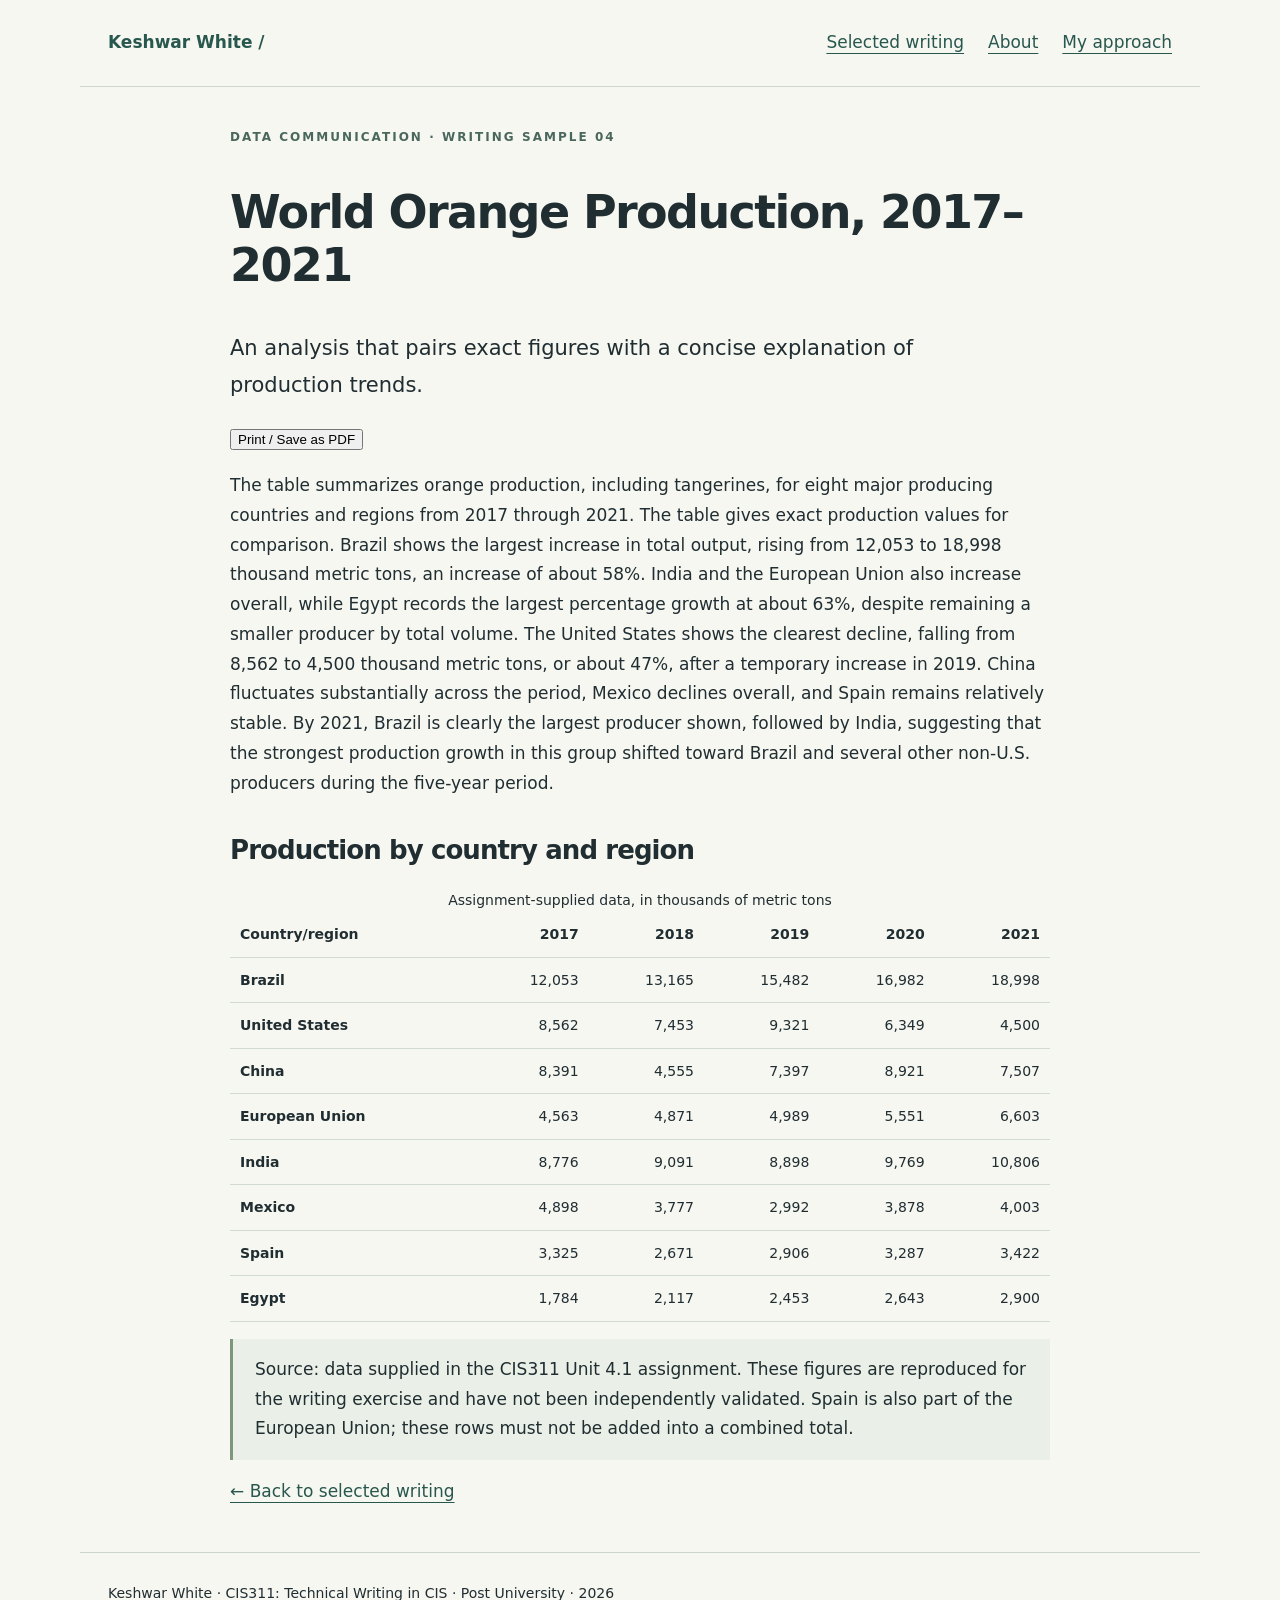
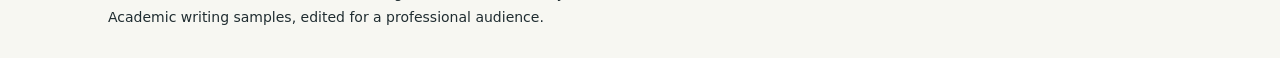
<file: orange-production.html>
<!doctype html><html lang="en"><head><meta charset="utf-8"><meta name="viewport" content="width=device-width, initial-scale=1"><meta name="description" content="Keshwar White’s technical writing portfolio: research, proposals, instructions, and data communication."><title>World Orange Production, 2017–2021 | Keshwar White</title><link rel="stylesheet" href="style.css"></head><body><header><a class="brand" href="index.html">Keshwar White<span aria-hidden="true"> /</span></a><nav aria-label="Main navigation"><a href="index.html#work">Selected writing</a><a href="index.html#about">About</a><a href="index.html#approach">My approach</a></nav></header><main><article class="sample"><p class="eyebrow">Data communication · Writing sample 04</p><h1>World Orange Production, 2017–2021</h1><p class="intro">An analysis that pairs exact figures with a concise explanation of production trends.</p><button class="print-button" onclick="window.print()">Print / Save as PDF</button><p>The table summarizes orange production, including tangerines, for eight major producing countries and regions from 2017 through 2021. The table gives exact production values for comparison. Brazil shows the largest increase in total output, rising from 12,053 to 18,998 thousand metric tons, an increase of about 58%. India and the European Union also increase overall, while Egypt records the largest percentage growth at about 63%, despite remaining a smaller producer by total volume. The United States shows the clearest decline, falling from 8,562 to 4,500 thousand metric tons, or about 47%, after a temporary increase in 2019. China fluctuates substantially across the period, Mexico declines overall, and Spain remains relatively stable. By 2021, Brazil is clearly the largest producer shown, followed by India, suggesting that the strongest production growth in this group shifted toward Brazil and several other non-U.S. producers during the five-year period.</p><h2>Production by country and region</h2><div class="table-wrap"><table><caption>Assignment-supplied data, in thousands of metric tons</caption><thead><tr><th scope="col">Country/region</th><th scope="col">2017</th><th scope="col">2018</th><th scope="col">2019</th><th scope="col">2020</th><th scope="col">2021</th></tr></thead><tbody><tr><th scope="row">Brazil</th><td>12,053</td><td>13,165</td><td>15,482</td><td>16,982</td><td>18,998</td></tr><tr><th scope="row">United States</th><td>8,562</td><td>7,453</td><td>9,321</td><td>6,349</td><td>4,500</td></tr><tr><th scope="row">China</th><td>8,391</td><td>4,555</td><td>7,397</td><td>8,921</td><td>7,507</td></tr><tr><th scope="row">European Union</th><td>4,563</td><td>4,871</td><td>4,989</td><td>5,551</td><td>6,603</td></tr><tr><th scope="row">India</th><td>8,776</td><td>9,091</td><td>8,898</td><td>9,769</td><td>10,806</td></tr><tr><th scope="row">Mexico</th><td>4,898</td><td>3,777</td><td>2,992</td><td>3,878</td><td>4,003</td></tr><tr><th scope="row">Spain</th><td>3,325</td><td>2,671</td><td>2,906</td><td>3,287</td><td>3,422</td></tr><tr><th scope="row">Egypt</th><td>1,784</td><td>2,117</td><td>2,453</td><td>2,643</td><td>2,900</td></tr></tbody></table></div><p class="note">Source: data supplied in the CIS311 Unit 4.1 assignment. These figures are reproduced for the writing exercise and have not been independently validated. Spain is also part of the European Union; these rows must not be added into a combined total.</p><p><a href="index.html#work">← Back to selected writing</a></p></article></main><footer>Keshwar White · CIS311: Technical Writing in CIS · Post University · 2026<br>Academic writing samples, edited for a professional audience.</footer></body></html>
</file>
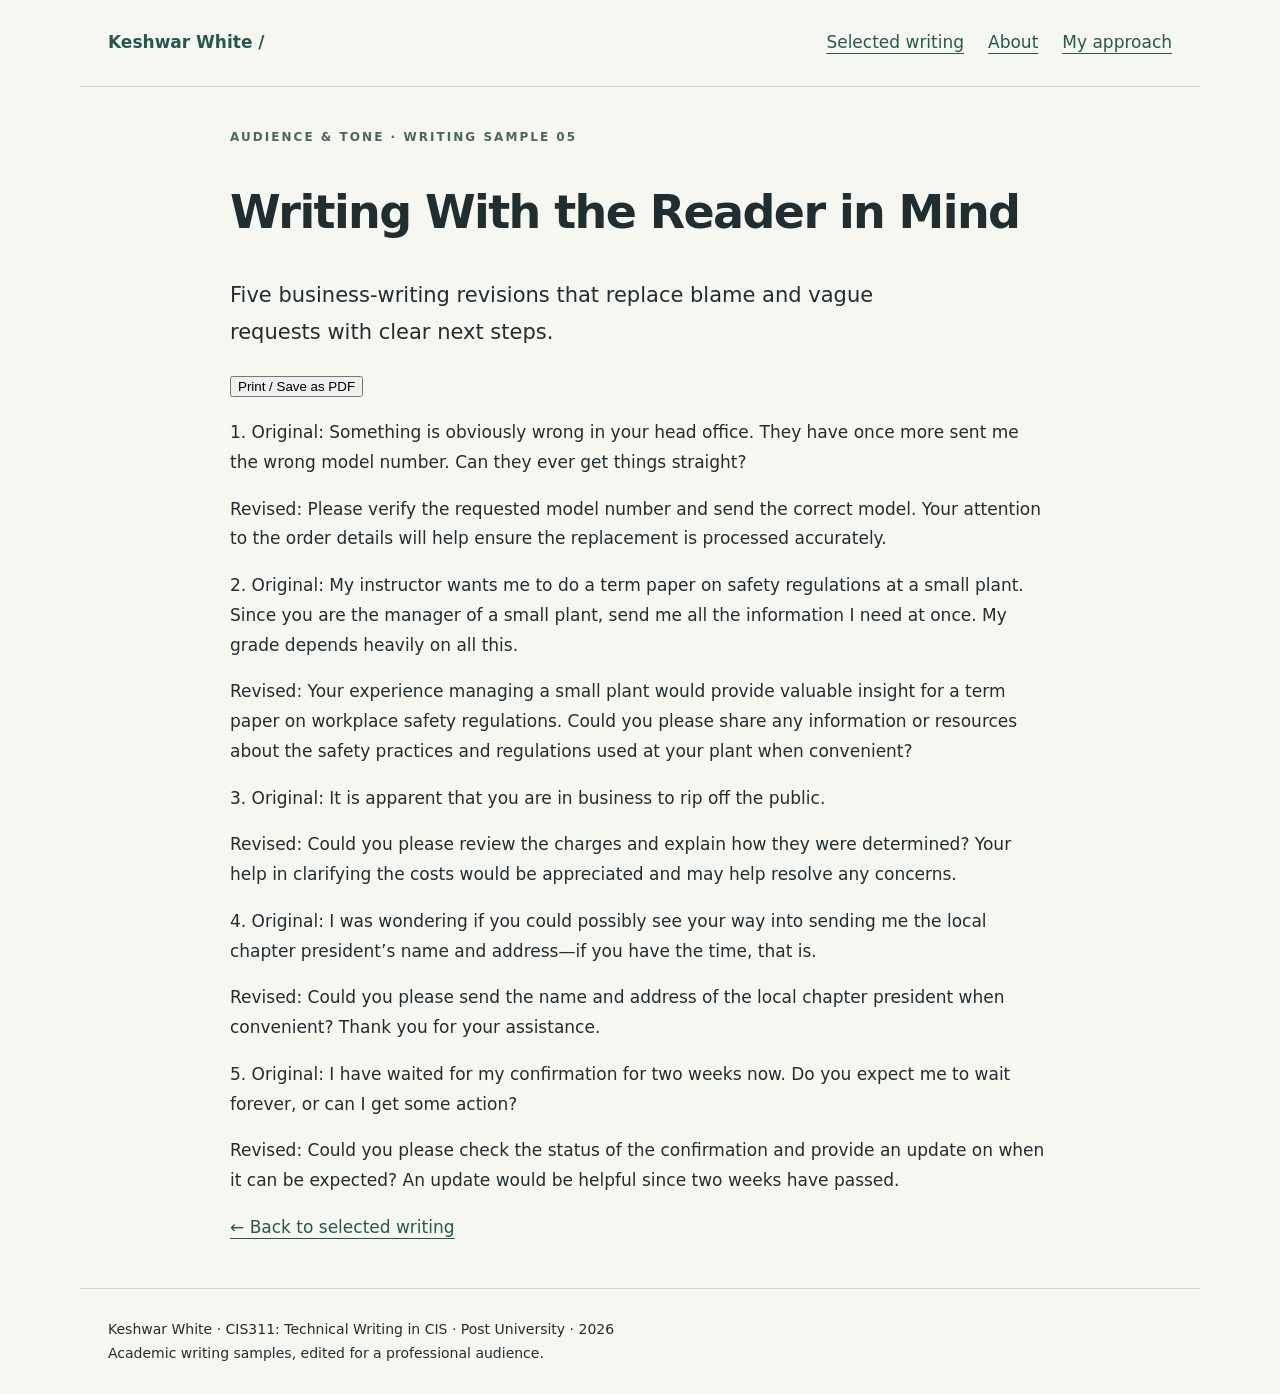
<file: reader-focused-writing.html>
<!doctype html><html lang="en"><head><meta charset="utf-8"><meta name="viewport" content="width=device-width, initial-scale=1"><meta name="description" content="Keshwar White’s technical writing portfolio: research, proposals, instructions, and data communication."><title>Writing With the Reader in Mind | Keshwar White</title><link rel="stylesheet" href="style.css"></head><body><header><a class="brand" href="index.html">Keshwar White<span aria-hidden="true"> /</span></a><nav aria-label="Main navigation"><a href="index.html#work">Selected writing</a><a href="index.html#about">About</a><a href="index.html#approach">My approach</a></nav></header><main><article class="sample"><p class="eyebrow">Audience & tone · Writing sample 05</p><h1>Writing With the Reader in Mind</h1><p class="intro">Five business-writing revisions that replace blame and vague requests with clear next steps.</p><button class="print-button" onclick="window.print()">Print / Save as PDF</button><p>1. Original: Something is obviously wrong in your head office. They have once more sent me the wrong model number. Can they ever get things straight?</p><p>Revised: Please verify the requested model number and send the correct model. Your attention to the order details will help ensure the replacement is processed accurately.</p><p>2. Original: My instructor wants me to do a term paper on safety regulations at a small plant. Since you are the manager of a small plant, send me all the information I need at once. My grade depends heavily on all this.</p><p>Revised: Your experience managing a small plant would provide valuable insight for a term paper on workplace safety regulations. Could you please share any information or resources about the safety practices and regulations used at your plant when convenient?</p><p>3. Original: It is apparent that you are in business to rip off the public.</p><p>Revised: Could you please review the charges and explain how they were determined? Your help in clarifying the costs would be appreciated and may help resolve any concerns.</p><p>4. Original: I was wondering if you could possibly see your way into sending me the local chapter president’s name and address—if you have the time, that is.</p><p>Revised: Could you please send the name and address of the local chapter president when convenient? Thank you for your assistance.</p><p>5. Original: I have waited for my confirmation for two weeks now. Do you expect me to wait forever, or can I get some action?</p><p>Revised: Could you please check the status of the confirmation and provide an update on when it can be expected? An update would be helpful since two weeks have passed.</p><p><a href="index.html#work">← Back to selected writing</a></p></article></main><footer>Keshwar White · CIS311: Technical Writing in CIS · Post University · 2026<br>Academic writing samples, edited for a professional audience.</footer></body></html>
</file>
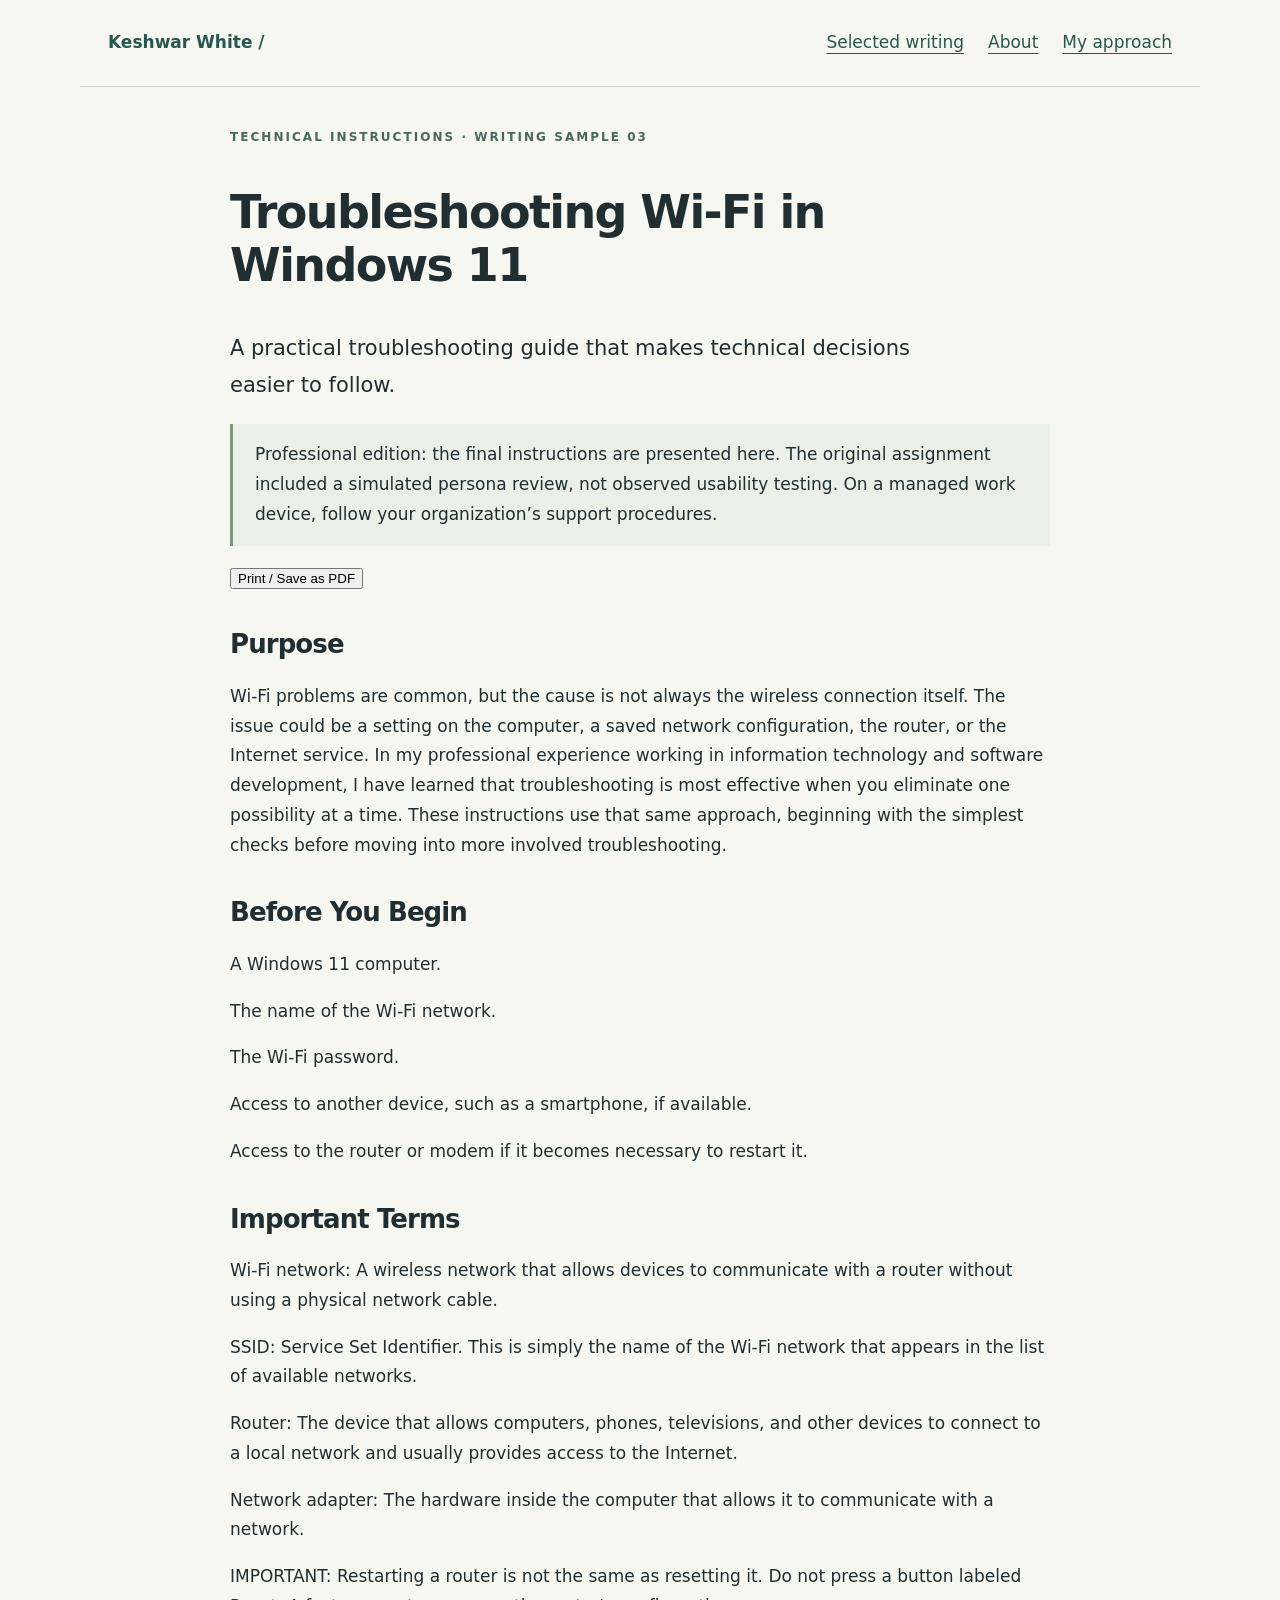
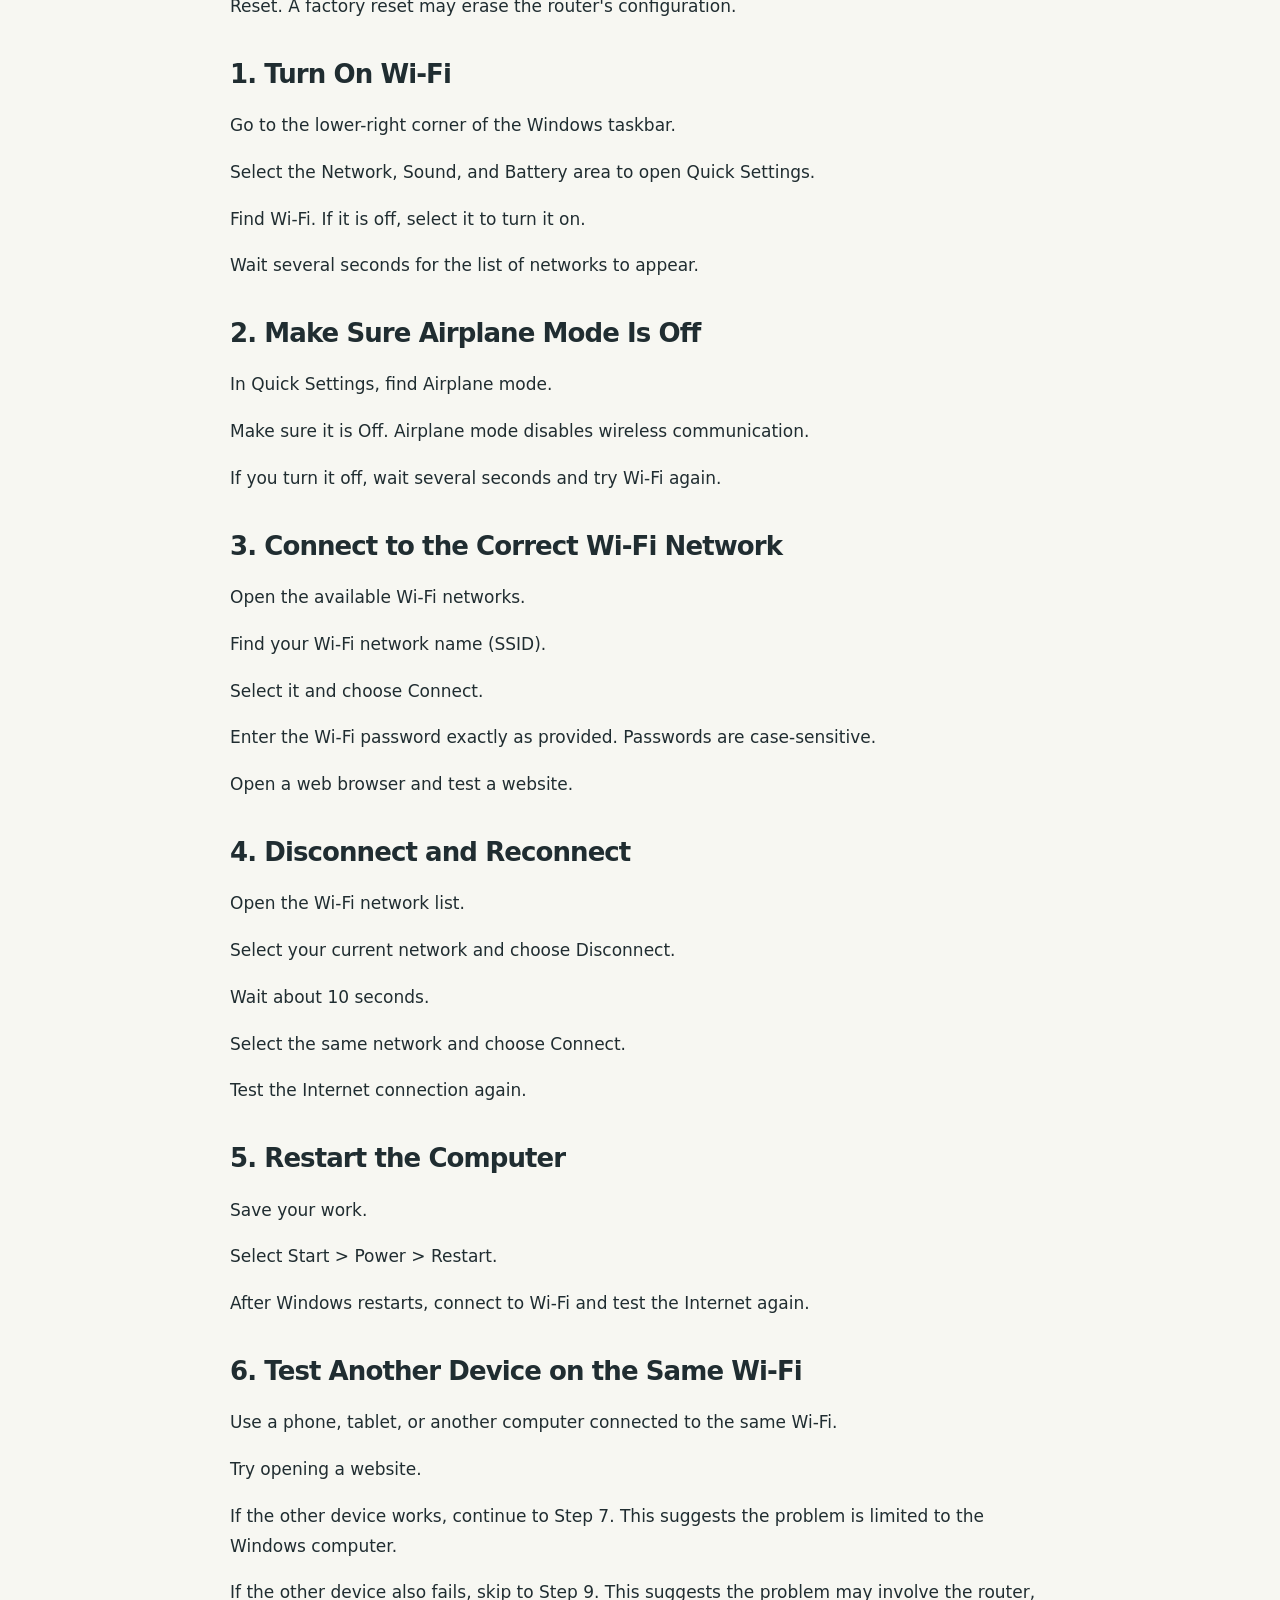
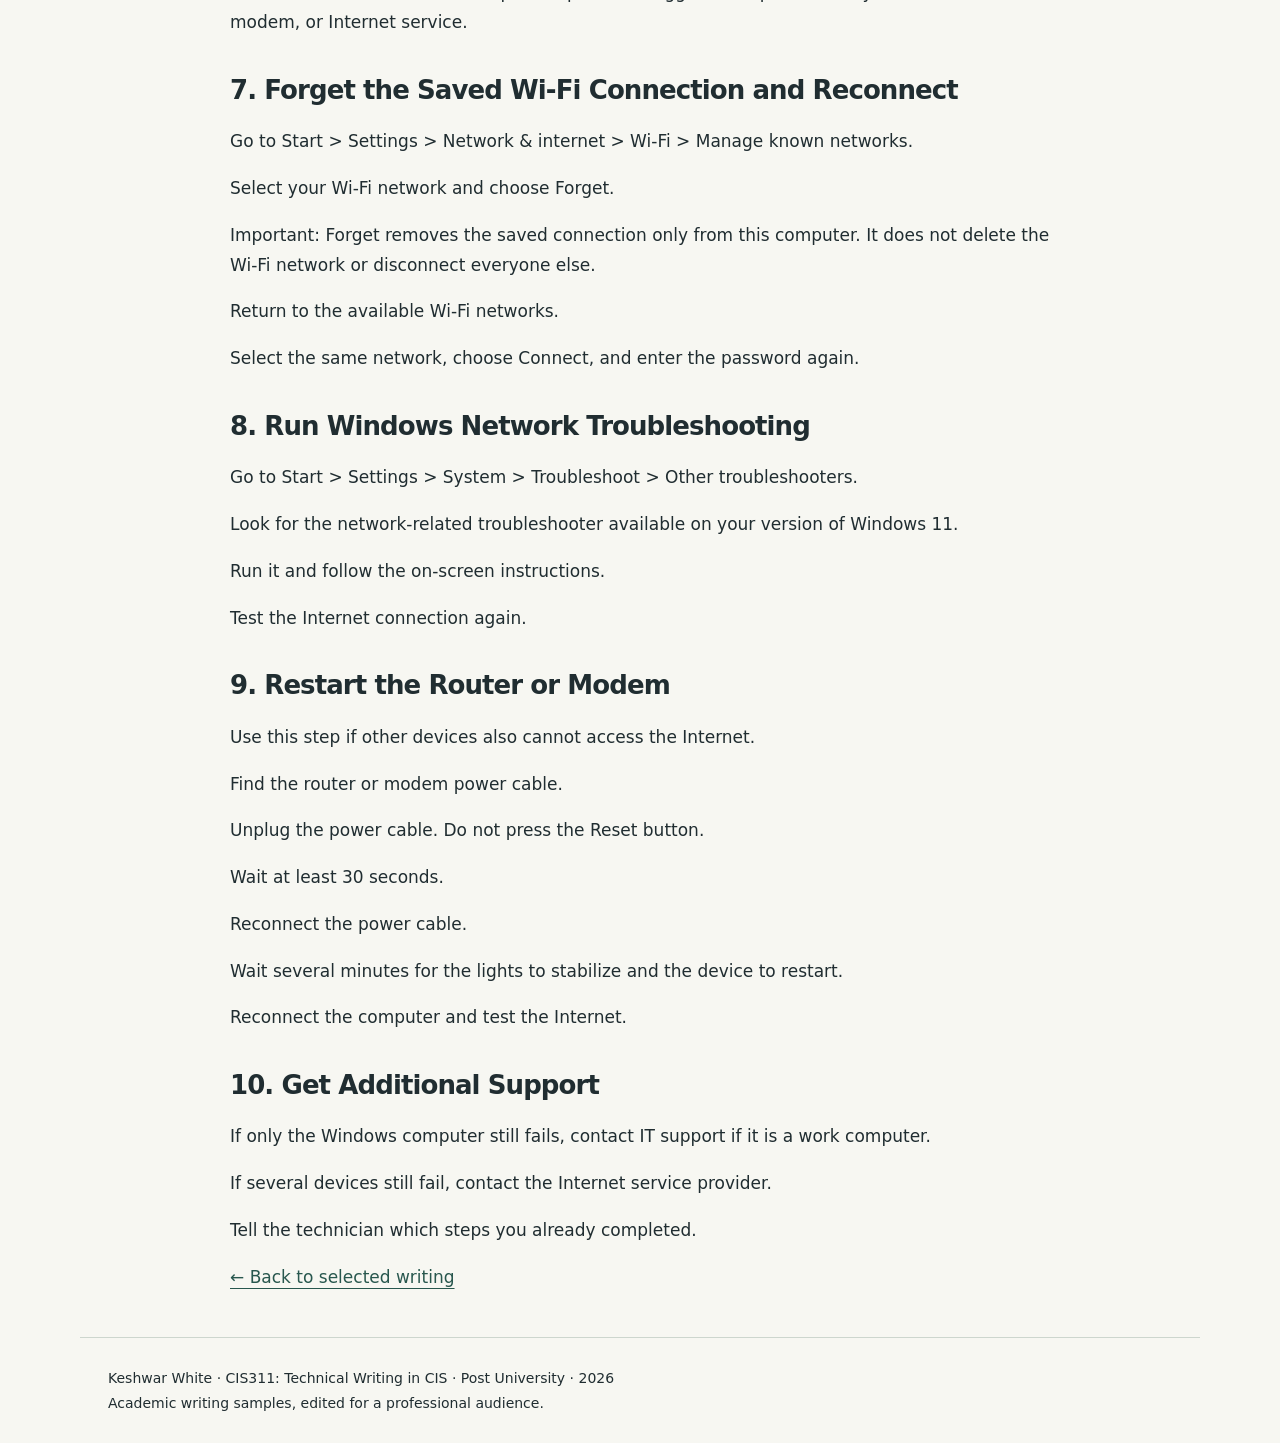
<file: wifi-instructions.html>
<!doctype html><html lang="en"><head><meta charset="utf-8"><meta name="viewport" content="width=device-width, initial-scale=1"><meta name="description" content="Keshwar White’s technical writing portfolio: research, proposals, instructions, and data communication."><title>Troubleshooting Wi-Fi in Windows 11 | Keshwar White</title><link rel="stylesheet" href="style.css"></head><body><header><a class="brand" href="index.html">Keshwar White<span aria-hidden="true"> /</span></a><nav aria-label="Main navigation"><a href="index.html#work">Selected writing</a><a href="index.html#about">About</a><a href="index.html#approach">My approach</a></nav></header><main><article class="sample"><p class="eyebrow">Technical instructions · Writing sample 03</p><h1>Troubleshooting Wi-Fi in Windows 11</h1><p class="intro">A practical troubleshooting guide that makes technical decisions easier to follow.</p><p class="note">Professional edition: the final instructions are presented here. The original assignment included a simulated persona review, not observed usability testing. On a managed work device, follow your organization’s support procedures.</p><button class="print-button" onclick="window.print()">Print / Save as PDF</button><h2>Purpose</h2><p>Wi-Fi problems are common, but the cause is not always the wireless connection itself. The issue could be a setting on the computer, a saved network configuration, the router, or the Internet service. In my professional experience working in information technology and software development, I have learned that troubleshooting is most effective when you eliminate one possibility at a time. These instructions use that same approach, beginning with the simplest checks before moving into more involved troubleshooting.</p><h2>Before You Begin</h2><p>A Windows 11 computer.</p><p>The name of the Wi-Fi network.</p><p>The Wi-Fi password.</p><p>Access to another device, such as a smartphone, if available.</p><p>Access to the router or modem if it becomes necessary to restart it.</p><h2>Important Terms</h2><p>Wi-Fi network: A wireless network that allows devices to communicate with a router without using a physical network cable.</p><p>SSID: Service Set Identifier. This is simply the name of the Wi-Fi network that appears in the list of available networks.</p><p>Router: The device that allows computers, phones, televisions, and other devices to connect to a local network and usually provides access to the Internet.</p><p>Network adapter: The hardware inside the computer that allows it to communicate with a network.</p><p>IMPORTANT: Restarting a router is not the same as resetting it. Do not press a button labeled Reset. A factory reset may erase the router&#x27;s configuration.</p><h2>1. Turn On Wi-Fi</h2><p>Go to the lower-right corner of the Windows taskbar.</p><p>Select the Network, Sound, and Battery area to open Quick Settings.</p><p>Find Wi-Fi. If it is off, select it to turn it on.</p><p>Wait several seconds for the list of networks to appear.</p><h2>2. Make Sure Airplane Mode Is Off</h2><p>In Quick Settings, find Airplane mode.</p><p>Make sure it is Off. Airplane mode disables wireless communication.</p><p>If you turn it off, wait several seconds and try Wi-Fi again.</p><h2>3. Connect to the Correct Wi-Fi Network</h2><p>Open the available Wi-Fi networks.</p><p>Find your Wi-Fi network name (SSID).</p><p>Select it and choose Connect.</p><p>Enter the Wi-Fi password exactly as provided. Passwords are case-sensitive.</p><p>Open a web browser and test a website.</p><h2>4. Disconnect and Reconnect</h2><p>Open the Wi-Fi network list.</p><p>Select your current network and choose Disconnect.</p><p>Wait about 10 seconds.</p><p>Select the same network and choose Connect.</p><p>Test the Internet connection again.</p><h2>5. Restart the Computer</h2><p>Save your work.</p><p>Select Start &gt; Power &gt; Restart.</p><p>After Windows restarts, connect to Wi-Fi and test the Internet again.</p><h2>6. Test Another Device on the Same Wi-Fi</h2><p>Use a phone, tablet, or another computer connected to the same Wi-Fi.</p><p>Try opening a website.</p><p>If the other device works, continue to Step 7. This suggests the problem is limited to the Windows computer.</p><p>If the other device also fails, skip to Step 9. This suggests the problem may involve the router, modem, or Internet service.</p><h2>7. Forget the Saved Wi-Fi Connection and Reconnect</h2><p>Go to Start &gt; Settings &gt; Network &amp; internet &gt; Wi-Fi &gt; Manage known networks.</p><p>Select your Wi-Fi network and choose Forget.</p><p>Important: Forget removes the saved connection only from this computer. It does not delete the Wi-Fi network or disconnect everyone else.</p><p>Return to the available Wi-Fi networks.</p><p>Select the same network, choose Connect, and enter the password again.</p><h2>8. Run Windows Network Troubleshooting</h2><p>Go to Start &gt; Settings &gt; System &gt; Troubleshoot &gt; Other troubleshooters.</p><p>Look for the network-related troubleshooter available on your version of Windows 11.</p><p>Run it and follow the on-screen instructions.</p><p>Test the Internet connection again.</p><h2>9. Restart the Router or Modem</h2><p>Use this step if other devices also cannot access the Internet.</p><p>Find the router or modem power cable.</p><p>Unplug the power cable. Do not press the Reset button.</p><p>Wait at least 30 seconds.</p><p>Reconnect the power cable.</p><p>Wait several minutes for the lights to stabilize and the device to restart.</p><p>Reconnect the computer and test the Internet.</p><h2>10. Get Additional Support</h2><p>If only the Windows computer still fails, contact IT support if it is a work computer.</p><p>If several devices still fail, contact the Internet service provider.</p><p>Tell the technician which steps you already completed.</p><p><a href="index.html#work">← Back to selected writing</a></p></article></main><footer>Keshwar White · CIS311: Technical Writing in CIS · Post University · 2026<br>Academic writing samples, edited for a professional audience.</footer></body></html>
</file>
<file: style.css>
*{box-sizing:border-box}html{scroll-behavior:smooth}body{margin:0;background:#f7f7f2;color:#202d31;font:17px/1.75 system-ui,sans-serif}a{color:#28574e;text-underline-offset:5px}a:focus-visible,button:focus-visible{outline:3px solid #bd6c31;outline-offset:5px}header,main,footer{max-width:1120px;margin:auto;padding:28px}header{display:flex;justify-content:space-between;gap:24px;border-bottom:1px solid #cdd6ce}nav{display:flex;gap:24px;flex-wrap:wrap}.brand{font-weight:750;text-decoration:none}h1,h2,h3{line-height:1.15;letter-spacing:-.035em}h1{font-size:clamp(38px,6vw,74px);max-width:850px;font-weight:650}h2{font-size:34px}h3{font-size:25px}.eyebrow{font-size:12px;letter-spacing:.17em;text-transform:uppercase;color:#49675d;font-weight:750}.hero{padding:65px 0 50px}.intro{max-width:700px;font-size:21px}.button{display:inline-block;background:#254d43;color:white;padding:12px 22px;text-decoration:none;border-radius:4px}.work{display:grid;grid-template-columns:1fr 1fr;gap:22px}.card{border-top:2px solid #779285;padding:26px;background:white}.card p{max-width:50ch}.card:first-child{grid-column:1/-1;background:#e7eee6}.card a{font-weight:700}.about{display:grid;grid-template-columns:1fr 2fr;gap:40px;padding:65px 0}.sample{max-width:820px;margin:auto}.sample h1{font-size:46px}.sample h2{font-size:26px;margin-top:38px}.sample p{overflow-wrap:anywhere}.note{border-left:3px solid #7e967d;padding:16px 22px;background:#eaf0e8}.table-wrap{overflow:auto}table{width:100%;border-collapse:collapse;font-size:14px}th,td{padding:10px;text-align:right;border-bottom:1px solid #d0dad0}th:first-child,td:first-child{text-align:left}footer{border-top:1px solid #cdd6ce;font-size:14px}pre{white-space:pre-wrap} @media(max-width:650px){header{display:block}nav{margin-top:15px}.work,.about{display:block}.card{margin-bottom:20px}.hero{padding-top:35px}.sample h1{font-size:36px}}@media print{header,footer,.print-button{display:none}body{background:white;font-size:11pt}main{padding:0}.sample{max-width:none}a{color:inherit}}
</file>
